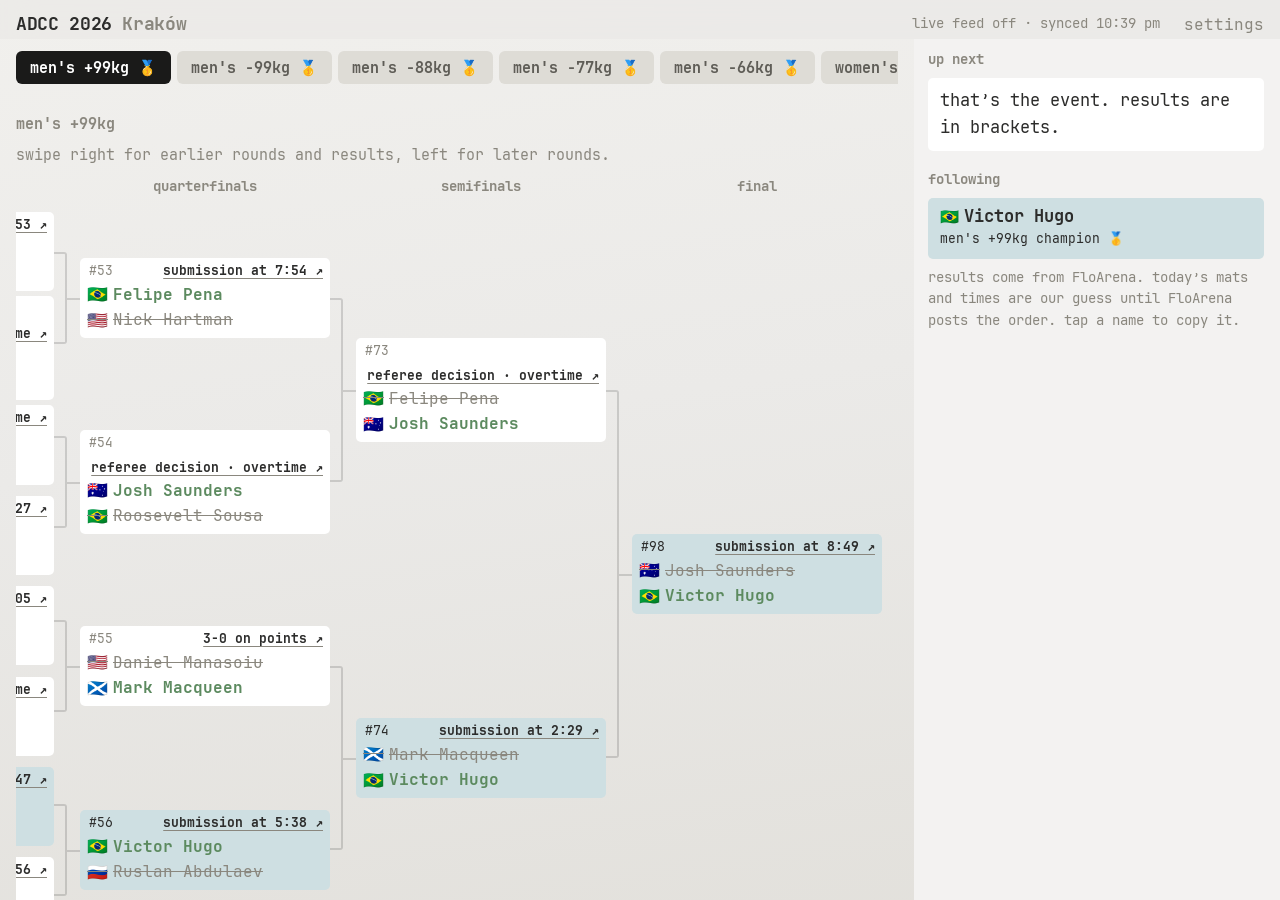
<file: index.html>
<!doctype html>
<html lang="en">
<head>
<meta charset="utf-8">
<title>ADCC 2026 — Kraków</title>
<meta name="viewport" content="width=device-width,initial-scale=1,viewport-fit=cover">
<meta name="apple-mobile-web-app-capable" content="yes">
<meta name="apple-mobile-web-app-status-bar-style" content="default">
<meta name="apple-mobile-web-app-title" content="ADCC">
<meta name="theme-color" content="#f1f0ed" media="(prefers-color-scheme: light)">
<meta name="theme-color" content="#343331" media="(prefers-color-scheme: dark)">
<meta http-equiv="Content-Security-Policy" content="default-src 'self'; script-src 'self' 'unsafe-inline'; style-src 'self' 'unsafe-inline'; font-src 'self'; img-src 'self' data:; connect-src 'self' https://floarena.firebaseio.com; object-src 'none'; base-uri 'self'; form-action 'none'; frame-src 'none'">
<script>try{var t=localStorage.getItem('bjjTracker.theme');if(t==='light'||t==='dark')document.documentElement.dataset.theme=t}catch(e){}</script>
<link rel="stylesheet" href="field-manual-theme/theme.css">
<style>
  /* App styles on top of field-manual-theme. Colour with meaning comes from the theme's
     category and cue tokens; everything else is tone and spacing (no borders, no shadows). */
  :root{ --follow:#1f6f7a; --win:var(--type-a); --lose:var(--text-muted); --live:var(--cue-warning); } /* follow: a teal lit per theme below; not the kit's type-c/d, which stay dark on charcoal */
  @media (prefers-color-scheme: dark){ :root:not([data-theme="light"]){ --follow:#62bccb; } }
  :root[data-theme="dark"]{ --follow:#62bccb; }
  /* Phone-first scale: the kit's defaults read small in the arena. Bump the root and the type tokens together. */
  html{font-size:17px}
  :root{ --fs-body:1rem; --fs-meta:.86rem; --fs-eyebrow:.8rem; --fs-card-title:1.05rem; }
  /* Dark cards sit too close to the ground tone; lift them (and the muted text on them). Both dark blocks, kept in sync. */
  @media (prefers-color-scheme: dark){ :root:not([data-theme="light"]){ --bg-card:#454340; --bg-card-hover:#504e4a; --chip-bg:#454340; --text-muted:#979289; } }
  :root[data-theme="dark"]{ --bg-card:#454340; --bg-card-hover:#504e4a; --chip-bg:#454340; --text-muted:#979289; }
  .chip{font-size:.88rem}
  .chip.small{padding:4px 10px;font-size:.78rem}
  .panel .chip{background:var(--accent-soft);color:var(--text-primary)}   /* a control on a card: visibly inset from the card tone */
  .panel .chip.active{background:var(--accent);color:var(--accent-contrast)}
  .panel .chip.warn{background:var(--cue-warning);color:var(--accent-contrast)}
  .container{max-width:720px}
  /* sticky header: title row + tabs. Tabs live up here so Safari's own bottom bar has the bottom to itself. */
  .top{position:sticky;top:0;z-index:200;padding-top:env(safe-area-inset-top);background:color-mix(in srgb, var(--bg-primary) 94%, transparent);backdrop-filter:blur(16px);-webkit-backdrop-filter:blur(16px)}
  .topbar{display:flex;align-items:center;gap:10px;padding-block:10px 0}
  .tabs{display:flex;padding-block:0;padding-bottom:0}
  .tab{position:relative;flex:1;background:none;border:0;padding:9px 4px 11px;font:inherit;font-size:.92rem;font-weight:500;color:var(--text-muted);cursor:pointer;-webkit-tap-highlight-color:transparent}
  .tab.active{color:var(--accent);font-weight:650}
  .tab.active::after{content:"";position:absolute;left:50%;bottom:0;transform:translateX(-50%);width:28px;height:3px;border-radius:3px 3px 0 0;background:var(--accent)}
  .tab:focus-visible{outline:2px solid var(--accent-soft);outline-offset:-2px}
  main.container{padding-top:12px;padding-bottom:calc(env(safe-area-inset-bottom) + 28px)}
  .topbar .title{font-family:var(--font-heading);font-weight:650;font-size:1.05rem;letter-spacing:-.02em;white-space:nowrap}
  .status{flex:1;min-width:0;font-size:var(--fs-eyebrow);color:var(--text-muted);text-align:right;white-space:nowrap;overflow:hidden;text-overflow:ellipsis}
  .status .bad{color:var(--cue-warning)}
  .bad-note{color:var(--cue-warning)}
  .status b{color:var(--live);font-weight:650}
  @media (max-width:480px){ .status .sync{display:none} }
  .section-title{font-size:var(--fs-meta);font-weight:600;color:var(--text-muted);margin:18px 0 8px}
  main > .section-title:first-child{margin-top:2px}
  .panel{background:var(--bg-card);border-radius:var(--radius-md);padding:12px 14px}
  .panel.quiet{color:var(--text-secondary);font-size:var(--fs-meta)}
  .demo-bar{margin-bottom:10px;display:flex;flex-direction:column;gap:8px}
  .demo-ctl{display:flex;align-items:center;gap:8px;flex-wrap:wrap}
  .demo-ctl label{margin:0 0 0 4px}
  .demo-ctl select.field{width:auto;padding:5px 8px;font-size:var(--fs-meta);-webkit-appearance:menulist;appearance:menulist}
  .stack{display:flex;flex-direction:column;gap:6px}
  .chip.warn{background:var(--cue-warning);color:var(--accent-contrast)}
  .chip:focus-visible{outline:2px solid var(--accent-soft);outline-offset:1px}
  .topline{display:flex;align-items:center;justify-content:space-between;gap:10px;flex-wrap:wrap;margin:4px 0 12px}
  .note{font-size:var(--fs-meta);color:var(--text-muted);margin-top:8px}
  a.plain{color:var(--text-primary);text-decoration:underline;text-decoration-color:var(--text-muted);text-underline-offset:3px}
  .swipe-hint{margin:0 0 10px}
  .actions{display:flex;gap:8px;margin-top:10px;flex-wrap:wrap}
  /* followed athletes */
  .follow-card{display:flex;align-items:center;gap:12px}
  .big{font-family:var(--font-heading);font-size:1.35rem;font-weight:650;letter-spacing:-.02em;line-height:1.15}
  .sub{font-size:var(--fs-meta);color:var(--text-muted);margin-top:2px}
  /* queue rows */
  .row{display:grid;grid-template-columns:96px 1fr;gap:10px}
  .row.now{background:color-mix(in srgb, var(--cue-warning) 12%, var(--bg-card))}
  .t{font-family:var(--font-heading);font-weight:650;font-size:1.1rem;line-height:1.15;font-variant-numeric:tabular-nums}
  .t small{display:block;color:var(--text-muted);font-weight:400;font-size:var(--fs-eyebrow)}
  .meta{color:var(--text-muted);font-size:var(--fs-eyebrow);margin-bottom:2px;display:flex;align-items:center;gap:6px;flex-wrap:wrap}
  .vs{display:flex;flex-direction:column;gap:2px}
  .name{display:flex;align-items:center;gap:7px;color:var(--text-primary);font:inherit;font-size:var(--fs-body);padding:4px 0;background:none;border:0;text-align:left;width:100%;cursor:pointer;-webkit-tap-highlight-color:transparent;border-radius:var(--radius-sm)}
  .name:active{background:var(--bg-card-hover)}
  .name:focus-visible{outline:2px solid var(--accent-soft);outline-offset:1px}
  .name.tbd{color:var(--text-muted);font-style:italic;cursor:default}
  .name.win{color:var(--win);font-weight:600}
  .name.lose{color:var(--lose);text-decoration:line-through}
  .name.follow{font-weight:650}   /* the follow colour is the row/box tint, so a followed winner still reads green and a loser struck */
  .row.fol,.bx.fol,.panel.follow-card{background:color-mix(in srgb, var(--follow) 22%, var(--bg-card))}
  .row.fol .meta,.row.fol .t small,.panel.follow-card .sub,.bx.fol .meta .num{color:var(--text-primary)}   /* muted grey fails contrast on the tint */
  .row.fol.now{background:color-mix(in srgb, var(--cue-warning) 14%, color-mix(in srgb, var(--follow) 16%, var(--bg-card)))}
  .name .nm{overflow:hidden;text-overflow:ellipsis;white-space:nowrap}
  .flag{display:inline-block;width:1.25em;text-align:center;flex-shrink:0;font-size:1.05em;line-height:1}
  .big .flag{margin-right:.35em;font-size:.9em}
  .copy-name{background:none;border:0;padding:0;margin:0;font:inherit;color:inherit;cursor:pointer;-webkit-tap-highlight-color:transparent;border-radius:var(--radius-sm)}
  .copy-name:active{background:var(--bg-card-hover)}
  .mat .who-l{display:flex;align-items:center;gap:6px;min-width:0;background:none;border:0;padding:0;font:inherit;color:inherit;text-align:left;cursor:pointer;-webkit-tap-highlight-color:transparent}
  .mat .who .nm{overflow:hidden;text-overflow:ellipsis;white-space:nowrap}
  .seed{font-size:var(--fs-eyebrow);color:var(--text-muted);min-width:18px;text-align:right;font-variant-numeric:tabular-nums}
  .res{margin-left:auto;color:var(--text-secondary)}
  .cue{font-size:.68rem;padding:1px 7px;margin:0}
  .cue.live{background:var(--live)}
  /* live mats */
  .mats{display:grid;grid-template-columns:repeat(auto-fit,minmax(200px,1fr));gap:8px;margin-bottom:12px}
  .mat .hd{display:flex;justify-content:space-between;align-items:baseline;gap:8px;font-size:var(--fs-eyebrow);color:var(--text-muted);margin-bottom:6px}
  .mat .hd b{color:var(--text-primary);font-weight:600}
  .mat .clock{font-weight:650;color:var(--live);font-variant-numeric:tabular-nums}
  .mat .who{display:flex;justify-content:space-between;align-items:center;gap:8px;padding:2px 0;font-size:var(--fs-body)}
  .mat .who .sc{font-weight:650;font-variant-numeric:tabular-nums;min-width:22px;text-align:right}
  .mat .who.w{color:var(--win)} .mat .who.l{color:var(--lose)} .mat .who.follow{font-weight:650}
  .mat .ft{font-size:var(--fs-eyebrow);color:var(--text-muted);margin-top:4px}
  .mat.done{opacity:.72}
  .mat.done .ft b{color:var(--text-primary);font-weight:600}
  /* bracket: columns per round; connectors are the one place an edge is load-bearing */
  .chips{display:flex;gap:6px;overflow-x:auto;padding:2px 0 10px;scrollbar-width:none}
  .chips::-webkit-scrollbar{display:none}
  .chips .chip{flex:0 0 auto}
  .bwrap{overflow-x:auto;-webkit-overflow-scrolling:touch;padding-bottom:10px;margin:0 calc(-1*var(--spacing));padding-left:var(--spacing)}
  .bracket{display:flex;gap:26px;width:max-content;--pitch:92px;--gap:26px;padding-right:var(--spacing)}
  .col{width:250px;flex:0 0 auto}
  .col h3{font-size:var(--fs-eyebrow);font-weight:600;color:var(--text-muted);margin:0 0 8px;text-align:center}
  .slots{display:flex;flex-direction:column;height:calc(var(--n1)*var(--pitch))}
  .slot{flex:1;display:flex;align-items:center;position:relative}
  .slot.single{flex:none;height:var(--pitch)}
  .col+.col .slot::before{content:"";position:absolute;left:calc(-1*var(--gap));width:calc(var(--gap)/2);top:25%;height:50%;border:2px solid var(--hairline-strong);border-left:0;border-radius:0 3px 3px 0}
  .col+.col .slot::after{content:"";position:absolute;left:calc(var(--gap)/-2);width:calc(var(--gap)/2);top:50%;border-top:2px solid var(--hairline-strong)}
  .bx{background:var(--bg-card);border-radius:var(--radius-md);padding:4px 7px 5px;width:100%;position:relative;z-index:1}
  .bx .meta{font-size:.76rem;line-height:1.4;margin:0 0 1px 2px;min-height:15px;white-space:nowrap;display:flex;justify-content:space-between;gap:6px}
  .bx .meta .num{color:var(--text-muted)}
  .bx .meta .res{margin-left:auto;color:var(--text-primary);font-weight:600;overflow:hidden;text-overflow:ellipsis}
  .bx .meta span.res:not(:empty){color:var(--text-secondary);font-weight:500}   /* a projected time is quieter than a result */
  .bx .meta a.res{color:var(--text-primary);font-weight:600}
  .bx .meta a.res{text-decoration:underline;text-decoration-color:var(--text-muted);text-underline-offset:3px}
  .bx .name{font-size:.94rem;line-height:1.35;padding:2px 0;gap:5px}
  .bx .seed{min-width:16px;font-size:.7rem}
  /* settings */
  label{display:block;margin:12px 0 5px;color:var(--text-muted);font-size:var(--fs-meta)}
  .fields{display:grid;grid-template-columns:1fr 120px;gap:10px 12px;align-items:center}
  .fields label{margin:0}
  .fields .field{text-align:right}
  .field{width:100%;background:var(--bg-primary);border:0;color:var(--text-primary);border-radius:var(--radius-pill);padding:10px 12px;font:inherit;font-size:var(--fs-body);outline:none}
  .field:focus{box-shadow:0 0 0 2px var(--accent-soft)}
  .toast{position:fixed;bottom:calc(env(safe-area-inset-bottom) + 18px);left:50%;transform:translateX(-50%);background:var(--accent);color:var(--accent-contrast);padding:8px 14px;border-radius:var(--radius-pill);font-size:var(--fs-meta);opacity:0;transition:opacity .2s;pointer-events:none;z-index:300}
  .toast.show{opacity:1}
  @media (prefers-reduced-motion:reduce){.toast,.chip,.icon-btn{transition:none}}
  /* wide (desktop/tablet landscape, >=1000px; html.wide is set by render()): the bracket on the left, one scrolling
     column on the right with on the mats, up next, then following. No tabs: settings is a word in the header. The
     column's type is the bracket boxes' scale, not the phone scale. (Lee, Sept 21, built from the mock.) */
  .hlink{display:none;flex:none;font-size:.92rem;padding:0 0 0 14px}
  html.wide .container{max-width:1600px}
  html.wide .tabs{display:none}
  html.wide .hlink{display:block}
  html.wide main.container{padding-top:0;padding-bottom:0}
  .desk{display:grid;grid-template-columns:minmax(0,1fr) 320px;height:calc(100dvh - var(--hdr,52px) - env(safe-area-inset-bottom));min-height:0}
  @media (min-width:1200px){ .desk{grid-template-columns:minmax(0,1fr) 350px} }
  .pane{min-width:0;overflow:auto;position:relative}
  .pane-in{padding:6px 0 var(--spacing)}
  .pane-in > .section-title:first-child{margin-top:2px}
  .pane.rail{background:color-mix(in srgb, var(--bg-card) 38%, var(--bg-primary));margin-right:calc(-1*var(--spacing))}
  .pane.rail .pane-in{padding:8px var(--spacing) var(--spacing) 14px;--fs-body:.94rem;--fs-meta:.8rem;--fs-eyebrow:.76rem;--fs-card-title:.94rem}
  .rail .name{padding:2px 0;gap:5px;line-height:1.35}
  .rail .t{font-size:.98rem} .rail .t small{font-size:.74rem}
  .rail .row{grid-template-columns:82px 1fr;padding:9px 12px}
  .rail .mats{grid-template-columns:1fr}
  .rail .mat .who{font-size:.94rem;padding:1px 0} .rail .mat .hd,.rail .mat .ft{font-size:.76rem}
  .rail .panel{padding:9px 12px}
  .rail .big{font-size:1rem} .rail .sub{font-size:.76rem}
  .rail .cue{font-size:.64rem}
  .rail .topline{margin:2px 0 10px}
  html.wide .bwrap{margin:0;padding-left:0}
  html.wide .chips{padding-top:6px}
  html.wide .pane.main .pane-in{padding-right:var(--spacing)}
</style>
</head>
<body>
<header class="top">
  <div class="container topbar">
    <div class="title">ADCC 2026 <span class="muted">Kraków</span></div>
    <div class="status" id="status"></div>
    <button class="tab hlink" data-tab="settings" type="button">settings</button>
  </div>
  <nav class="container tabs" aria-label="sections">
    <button class="tab active" data-tab="next" type="button">next up</button>
    <button class="tab" data-tab="brackets" type="button">brackets</button>
    <button class="tab" data-tab="settings" type="button">settings</button>
  </nav>
</header>
<main id="main" class="container"><div class="panel">loading bracket…</div></main>
<div class="toast" id="toast"></div>
<script src="field-manual-theme/theme.js" data-key="bjjTracker.theme"></script>

<script id="app">
// ---------- sources ----------
// Bracket + results: data/results.json, written by scripts/sync.mjs from FloArena's bout endpoints
// (a GitHub Actions cron reruns it every few minutes). Live mats: FloArena's public Firebase feed,
// polled straight from the browser. Both are read-only; nothing is entered by hand.
const EVENT='52703b65-bade-46e2-9ce2-399dd32d93e4';
// Simulation (scripts/sim/server.mjs): only with ?sim AND only when the page is served from this machine or a
// private-network address. On the public site the parameter does nothing. Both sim feeds are same-origin paths,
// never a URL taken from the query string.
const SIM = new URLSearchParams(location.search).has('sim') &&
  /^(localhost|127\.0\.0\.1|\[::1\]|10\.\d+\.\d+\.\d+|192\.168\.\d+\.\d+|172\.(1[6-9]|2\d|3[01])\.\d+\.\d+|[a-z0-9-]+\.local)$/i.test(location.hostname);
// Demo: the same simulator running inside this browser, so a plain link can show the app in motion. Everything
// it loads is same-origin (the sim core and a frozen copy of ADCC 2026), so it is safe on the public site.
const DEMO = !SIM && new URLSearchParams(location.search).has('demo');
const SIMULATED = SIM || DEMO;
const DATA_URL = SIM ? 'sim/results.json' : 'data/results.json';
const LIVE_URL = SIM ? 'sim/mats.json' : `https://floarena.firebaseio.com/${EVENT}/mats.json`;
// a simulation runs many event-seconds per wall second; every projected duration is divided by this
const simSpeed = () => (SIMULATED && DATA && DATA.sim && DATA.sim.speed > 0) ? DATA.sim.speed : 1;
// what the page says its data is: one place, so demo mode never claims to be live anywhere
const SOURCE = DEMO ? { name:'replayed from ADCC 2026', cue:'replay', note:'this is a replay of ADCC 2026 from its real results, mats and finish times; nothing here is live.' }
                    : { name:'FloArena live', cue:'live', note:null };
const ROUND_LABEL={R32:'round of 32',R16:'round of 16',QF:'quarterfinal',SF:'semifinal',F:'final','3':'3rd place'};
const ROUND_HEAD={R32:'round of 32',R16:'round of 16',QF:'quarterfinals',SF:'semifinals',F:'final','3':'3rd place'};
const rl=r=>ROUND_LABEL[r]||r;

let DATA=null;            // parsed results.json
let LIVE={};              // boutNumber -> live mat entry
let liveState='off';      // 'ok' | 'bad' | 'off'
let dataErr=null, lastLive=0;
const wide=()=>!!(window.matchMedia&&window.matchMedia('(min-width:1000px)').matches);   // desktop/tablet: bracket + column, no tabs
const quiet=()=>DATA&&((tab==='settings'&&!wide())||(document.activeElement&&document.activeElement.id==='demoSpeed')); // don't re-render under the user's fingers: Settings (on a phone; wide mode refreshes only the column), or an open speed drop-down
function refresh(){ if(quiet()) renderStatus(); else if(wide()&&tab==='settings'&&$('#prail')){ renderStatus(); renderRail(); } else render(); }   // what the polls call

// Schedule blocks: the assumed order each day runs in, used only until FloArena publishes its own. `kind` matches results.json divisions.
const DEFAULT_BLOCKS = [
  {id:'m-R16', label:"men round of 16",   kind:'pro', sex:'m', round:'R16', day:1},
  {id:'w-QF',  label:"women quarterfinals",  kind:'pro', sex:'w', round:'QF',  day:1},
  {id:'m-QF',  label:"men quarterfinals",    kind:'pro', sex:'m', round:'QF',  day:1},
  {id:'m-SF',  label:"men semifinals",    kind:'pro', sex:'m', round:'SF',  day:2},
  {id:'w-SF',  label:"women semifinals",  kind:'pro', sex:'w', round:'SF',  day:2},
  {id:'abs-R16',label:"absolute round of 16",kind:'abs', round:'R16', day:2},
  {id:'abs-QF',label:"absolute quarterfinals",kind:'abs', round:'QF',  day:2},
  {id:'w-3',   label:"women 3rd", kind:'pro', sex:'w', round:'3',   day:2},
  {id:'m-3',   label:"men 3rd",   kind:'pro', sex:'m', round:'3',   day:2},
  {id:'abs-SF',label:"absolute semifinals",kind:'abs', round:'SF',  day:2},
  {id:'w-F',   label:"women final",   kind:'pro', sex:'w', round:'F',   day:2},
  {id:'m-F',   label:"men final",     kind:'pro', sex:'m', round:'F',   day:2},
  {id:'abs-3', label:"absolute 3rd",kind:'abs', round:'3',  day:2},
  {id:'abs-F', label:"absolute final",kind:'abs', round:'F',   day:2},
  {id:'sf-F',  label:"super fights",kind:'sf', round:'F',  day:2},
];

const DEFAULT = {
  follow:['Felipe Costa','Victor Hugo'],
  // projection defaults (no UI: the live feed and Flo's published order override them as the day runs)
  mats:3, start1:'11:00', start2:'11:00',
  breakUntil:'',                   // 'HH:MM' local: an intermission the feeds can't know about; ignored once past or once a bout is live
  dur:{R32:12, R16:12, QF:20, SF:20, '3':20, F:30},
  bracketDiv:null,                 // division shown on the Brackets tab
  v:9,
};
let S = JSON.parse(JSON.stringify(DEFAULT));
let tab='next';

// ---------- persistence (local to this browser) ----------
const store = { get:k=>{ try{ return localStorage.getItem(k); }catch(e){ return null; } }, set:(k,v)=>{ try{ localStorage.setItem(k,v); }catch(e){} } };
function loadState(){
  try{ const v=store.get('adcc26'); if(v){ const o=JSON.parse(v); S=Object.assign({},DEFAULT,o); S.dur=Object.assign({},DEFAULT.dur,o.dur||{}); } }catch(e){}
  if((S.v||0)<9){ // results used to be baked into the page; they now come from FloArena
    delete S.winners; delete S.third;
    S.v=9; save();
  }
  delete S.anchor; delete S.taps; delete S.blocks; delete S.day;
}
let saveT;
function save(){ clearTimeout(saveT); saveT=setTimeout(()=>store.set('adcc26', JSON.stringify(S)),150); }

// ---------- data fetching ----------
// Results the live feed has shown as final, kept until results.json confirms them. The feed holds only each mat's
// CURRENT bout, so without this a finished bout went back to "undecided" the moment its mat moved on, and stayed
// that way until the next sync: it reappeared in the queue and the next round lost its name. Found with the
// simulator (Sept 21): at a 10-minute effective sync, 65 of ADCC's 121 results vanished for up to 6 minutes.
const SEEN=new Map();                                  // bout number -> the finished live entry
const SEEN_KEY='bjjTracker.seen.'+EVENT, SEEN_MAX_AGE=12*3600e3;
let lastSimT=-1;
function persistSeen(){ if(SIMULATED) return; try{ localStorage.setItem(SEEN_KEY, JSON.stringify([...SEEN.values()])); }catch(e){} }
function restoreSeen(){ if(SIMULATED) return; try{ for(const l of JSON.parse(localStorage.getItem(SEEN_KEY)||'[]')) if(l&&l.n&&l.over&&(l.winner===0||l.winner===1)&&Date.now()-(l.updated||0)<SEEN_MAX_AGE) SEEN.set(String(l.n),l); }catch(e){} }
function rememberFinished(){ let ch=false; for(const l of Object.values(LIVE)) if(l.over&&l.winner!==null&&!SEEN.has(l.n)){ SEEN.set(l.n,l); ch=true; } if(ch) persistSeen(); }
function forgetConfirmed(){   // results.json has caught up (Flo's word wins, including a corrected result), or a simulation jumped back in time
  if(!DATA) return; let ch=false;
  if(SIMULATED&&DATA.sim){ if(DATA.sim.t<lastSimT){ ch=SEEN.size>0; SEEN.clear(); } lastSimT=DATA.sim.t; }
  for(const d of DATA.divs) for(const b of [...d.rounds.flatMap(r=>r.bouts), ...(d.third?[d.third]:[])]) if(b.n&&(b.w!==null&&b.w!==undefined||b.decided)&&SEEN.delete(String(b.n))) ch=true;
  if(ch) persistSeen();
}
// ---------- demo: scripts/sim/core.mjs running in this browser ----------
const demo={clock:null}; const DEMO_KEY='bjjTracker.demo';
const DEMO_SPEEDS={default:10, list:[1,2,5,10,20,60,200]};   // ×1 is real time; at ×10 a seven-minute bout takes about 40 s
let demoLoading=null;
function demoReady(){ return demoLoading || (demoLoading=demoInit().catch(e=>{ demoLoading=null; throw e; })); }   // the two loaders start together; initialise once
async function demoInit(){
  const core=await import('./scripts/sim/core.mjs');
  const r=await fetch('scripts/sim/adcc-2026-final.json'); if(!r.ok) throw new Error('HTTP '+r.status);
  const final=await r.json(), tl=core.buildTimeline(final), q=new URLSearchParams(location.search);
  let saved=null; try{ const o=JSON.parse(sessionStorage.getItem(DEMO_KEY)||'null'); if(o&&o.q===location.search) saved=o.state; }catch(e){}   // a reload continues; a different link starts fresh
  const from=q.get('from')||'SF', speed=Math.min(1000,Math.max(1,+q.get('speed')||DEMO_SPEEDS.default));
  Object.assign(demo,{core,final,tl,from,clock:core.createClock(tl,{speed,from,saved})});
  return demo;
}
function demoSave(){ try{ sessionStorage.setItem(DEMO_KEY, JSON.stringify({q:location.search,state:demo.clock.state()})); }catch(e){} }
async function demoResults(){ const d=await demoReady(), c=d.clock; demoSave();
  return d.core.resultsAt(d.final,d.tl,c.snapshotT(),{speed:c.speed,paused:c.paused,sync:c.sync,t:Math.round(c.t()),demo:true},c.snapshotWall()); }
async function demoMats(){ const d=await demoReady(); return d.core.matsFeedAt(d.final,d.tl,d.clock.t(),Date.now(),d.clock.speed); }
function demoControl(cmd){ const c=demo.clock; if(!c) return; const [k,v]=String(cmd).split(':');
  if(k==='pause') c.pause(!c.paused); else if(k==='speed') c.setSpeed(+v); else if(k==='jump'){ c.jump(v); if(wide()) $('#prail')?.scrollTo(0,0); else tab='next'; window.scrollTo(0,0); }
  demoSave(); loadData().then(loadLive).then(render); }

async function loadData(){
  try{ if(DEMO) DATA=await demoResults(); else { const r=await fetch(DATA_URL+'?t='+Date.now(),{cache:'no-store'}); if(!r.ok) throw new Error('HTTP '+r.status); DATA=await r.json(); } dataErr=null; forgetConfirmed(); }
  catch(e){ dataErr=e; }
  refresh();
}
async function loadLive(){
  try{ let j; if(DEMO) j=await demoMats(); else { const r=await fetch(LIVE_URL,{cache:'no-store'}); if(!r.ok) throw new Error('HTTP '+r.status); j=await r.json(); }   // the demo feed goes through the same parser as the real one
    const next={};
    for(const k in (j||{})){ const v=j[k]; if(!v||!v.matName||!v.boutNumber) continue;
      if(isTestBout(v.division, v.weight, [v.redFirstName,v.blueFirstName], v.boutNumber)) continue;   // the arena crew's test bouts
      next[String(v.boutNumber)]={ n:String(v.boutNumber), mat:v.matName, matIdx:(parseInt(String(v.matName).replace(/\D/g,''),10)||1)-1,
        red:{name:`${v.redFirstName||''} ${v.redLastName||''}`.trim(), seed:v.redSeed, team:v.redTeamName||'', score:v.redScore??0, pen:v.redPenalties??0},
        blue:{name:`${v.blueFirstName||''} ${v.blueLastName||''}`.trim(), seed:v.blueSeed, team:v.blueTeamName||'', score:v.blueScore??0, pen:v.bluePenalties??0},
        clock:v.clock||'', period:v.period||'', over:!!v.isMatchOver, winner:v.winner==='red'?0:v.winner==='blue'?1:null,
        winType:v.winType||null, finalScore:v.finalScore||null, updated:v.updated||0, weight:v.weight||'', round:v.round||'' }; }
    LIVE=next; liveState='ok'; lastLive=Date.now(); rememberFinished();
  }catch(e){ liveState = liveState==='ok' ? 'bad' : 'off'; }
  refresh();
}

// FloArena runs a "Test" division (weight "106", "Test Wrestler N", bout numbers 9001+) through the live systems
// before a day starts. Same rule as sync.mjs's isTestBout; change both together.
function isTestBout(division, weight, names, boutNumber){
  if(/\btest\b/i.test(String(division||''))) return true;
  if(String(weight||'').replace(/kg/i,'').trim()==='106') return true;
  if((names||[]).some(x=>/^test\b/i.test(String(x||'').trim()))) return true;
  if(Number(boutNumber)>=9000) return true;
  return false;
}
// ---------- bracket engine ----------
function divs(){ return DATA?DATA.divs:[]; }
function rounds(div){ return div.rounds.map(r=>r.name); }
function boutAt(div,rName,m){ if(rName==='3') return div.third; const r=div.rounds.find(r=>r.name===rName); return r?r.bouts[m]:null; }
function keyOf(div,rName,m){ return `${div.id}|${rName}|${m}`; }
function liveFor(b){ return b&&b.n ? (LIVE[String(b.n)] || SEEN.get(String(b.n)) || null) : null; }   // the mat's current bout, or a finish we saw earlier
// winner of a bout: FloArena's result, else the live mat feed. Returns {w, src} or null.
function winnerInfo(div,rName,m){
  const b=boutAt(div,rName,m); if(!b) return null;
  if(b.w!==null&&b.w!==undefined) return {w:b.w, src:'flo'};
  if(b.decided) return {w:-1, src:'flo'};   // decided with no winner (double DQ); -1 marks both as out
  const l=liveFor(b); if(l&&l.over&&l.winner!==null) return {w:l.winner, src:'live'};
  return null;
}
function winnerOf(div,rName,m){ const i=winnerInfo(div,rName,m); return i?i.w:null; }
// participant in slot s of bout m: FloArena's listed athlete, else propagated from the previous round
function slot(div,rName,m,s){
  const b=boutAt(div,rName,m); const p=b?(s?b.b:b.a):null; if(p&&p.name) return p;
  const rn=rounds(div);
  if(rName==='3'){ const sf=rn[rn.length-2]; const w=winnerOf(div,sf,s); if(w===null||w<0) return {tbd:true,label:`${rl(sf)} ${s+1} loser`}; return slot(div,sf,s,1-w); }
  const ri=rn.indexOf(rName); if(ri<=0) return {tbd:true,label:'TBD'};
  const prev=rn[ri-1], pm=m*2+s, w=winnerOf(div,prev,pm);
  if(w===null) return {tbd:true,label:`${rl(prev)} ${pm+1} winner`};
  if(w<0) return {tbd:true,label:`${rl(prev)} ${pm+1} · no winner`};
  return slot(div,prev,pm,w);
}
function matchObj(div,rName,m){
  const b=boutAt(div,rName,m); const wi=winnerInfo(div,rName,m);
  return {div,rName,m,key:keyOf(div,rName,m),bout:b,a:slot(div,rName,m,0),b:slot(div,rName,m,1),w:wi?wi.w:null,src:wi?wi.src:null,live:liveFor(b)};
}
function allMatches(block){
  const out=[];
  for(const div of divs()){
    if(div.kind!==block.kind) continue; if(block.sex&&div.sex!==block.sex) continue;
    if(block.round==='3'){ if(div.third) out.push(matchObj(div,'3',0)); continue; }
    const r=div.rounds.find(r=>r.name===block.round); if(!r) continue;
    for(let m=0;m<r.bouts.length;m++) out.push(matchObj(div,block.round,m));
  }
  return out;
}
// ---------- schedule engine ----------
function localDate(){ const d=new Date(); return `${d.getFullYear()}-${String(d.getMonth()+1).padStart(2,'0')}-${String(d.getDate()).padStart(2,'0')}`; }
const DAY_DATES={1:'2026-09-12',2:'2026-09-13'};
function dayStart(d){ const t=(d===1?S.start1:S.start2).split(':'); const [y,mo,da]=DAY_DATES[d].split('-').map(Number); return new Date(y,mo-1,da,+t[0]||11,+t[1]||0,0,0); }
function blocks(){ return DEFAULT_BLOCKS; }
function breakEnd(){ const m=String(S.breakUntil||'').match(/^(\d{1,2}):(\d{2})$/); if(!m) return null; const d=new Date(); d.setHours(+m[1],+m[2],0,0); return d.getTime()>Date.now()?d:null; }
function clockSecs(c){ const m=String(c||'').match(/(\d+):(\d+)/); return m? (+m[1])*60+(+m[2]) : 0; }
function liveInProgress(){ const cut=Date.now()-3*3600e3; return Object.values(LIVE).filter(l=>!l.over&&l.updated>cut).sort((a,b)=>a.matIdx-b.matIdx); }
function queue(){
  const full=[];
  for(const b of blocks()) for(const mo of allMatches(b)) full.push(mo);   // both days, in running order; decided bouts drop out below
  const inProg=liveInProgress();
  // the projection starts at the day-start of the first bout still to be fought, never in the past
  const firstOpen=full.find(mo=>mo.w===null); const d=firstOpen?(blocks().find(b=>b.kind===firstOpen.div.kind&&(!b.sex||b.sex===firstOpen.div.sex)&&b.round===firstOpen.rName)||{}).day||2:2;
  let startAt=dayStart(d), from=0, mode='schedule';
  // the live feed anchors the projection: the earliest in-progress bout in the list is "now"; otherwise the day's start, never in the past
  const liveIdx=full.map((mo,i)=>inProg.some(l=>mo.bout&&l.n===String(mo.bout.n))?i:-1).filter(i=>i>=0);
  if(liveIdx.length){ from=Math.min(...liveIdx); startAt=new Date(); mode='live'; }
  else {
    if(Date.now()>startAt.getTime()) startAt=new Date();
    const br=breakEnd(); if(br&&br.getTime()>startAt.getTime()){ startAt=br; mode='break'; }
  }
  // FloArena's published per-mat order, when it exists, beats the block-order guess.
  // Match by bout number against every bout in the bracket, not just today's blocks (the day tags are a guess).
  const byN=new Map();
  for(const div of divs()){
    for(const r of div.rounds) r.bouts.forEach((b,m)=>{ if(b.n) byN.set(String(b.n), matchObj(div,r.name,m)); });
    if(div.third&&div.third.n) byN.set(String(div.third.n), matchObj(div,'3',0));
  }
  const matIdx=name=>(parseInt(String(name||'').replace(/\D/g,''),10)||1)-1;
  const upMats=(DATA.mats||[]).map(m=>({idx:matIdx(m.name), list:(m.upcoming||[]).map(u=>byN.get(String(u.n))).filter(Boolean)})).filter(m=>m.list.length);
  // entries listed before a live in-progress bout on that mat are treated as already run
  for(const m of upMats){ const cut=m.list.findIndex(mo=>mo.live&&!mo.live.over&&inProg.includes(mo.live)); if(cut>0) m.list=m.list.slice(cut); }
  const floOrder=upMats.length>0;
  const nMats=Math.max(1,S.mats|0, ...inProg.map(l=>l.matIdx+1), ...upMats.map(m=>m.idx+1));
  const mats=Array.from({length:nMats},()=>startAt.getTime());
  for(const l of inProg) mats[l.matIdx]=Date.now()+(Math.min(clockSecs(l.clock),20*60)+120)*1000/simSpeed(); // remaining time + changeover
  // mats in use: the ones FloArena lists bouts for plus any with a live bout; otherwise every mat up to the configured count (or a live bout's mat)
  const active = floOrder ? [...new Set([...upMats.map(m=>m.idx), ...inProg.map(l=>l.matIdx)])].sort((a,b)=>a-b) : mats.map((_,k)=>k);
  const out=[], placed=new Set();
  // ADCC pauses ~30 min after the last semifinal before the 3rd-place bouts (Lee, Sept 13). Applied once, at the
  // first 3rd-place bout placed after a semifinal in this projection; every mat waits for the latest one to finish.
  // anything Flo says beats the assumption: a live 3rd-place/final bout, or a recorded 3rd-place result, means no gap
  let sawEarlier=false, gapDone = inProg.some(l=>/3rd|final/i.test(l.round||'')) || divs().some(d=>d.third&&d.third.w!==null&&d.third.w!==undefined);
  const INTERMISSION=30*60000/simSpeed();
  const gapBefore=mo=>{ if(mo.rName==='3'&&sawEarlier&&!gapDone){ const t=Math.max(...mats)+INTERMISSION; for(let k=0;k<mats.length;k++) mats[k]=t; gapDone=true; } if(mo.rName!=='3'&&mo.rName!=='F') sawEarlier=true; };
  const place=(mo,mi)=>{ gapBefore(mo); if(mo.rName==='3'&&gapDone) { mi=active[0]; for(const k of active) if(mats[k]<mats[mi]) mi=k; } mo.at=new Date(mats[mi]); mo.mat=mi+1; mats[mi]+=(S.dur[mo.rName]||12)*60000/simSpeed(); out.push(mo); placed.add(mo.key); };
  const onMat=mo=>{ const l=mo.live; if(l&&!l.over&&inProg.includes(l)){ if(mo.rName!=='3'&&mo.rName!=='F') sawEarlier=true; mo.at=new Date(); mo.mat=l.matIdx+1; mo.onMat=true; out.push(mo); placed.add(mo.key); return true; } return false; };
  for(const m of upMats) for(const mo of m.list){ if(placed.has(mo.key)||onMat(mo)||mo.w!==null) continue; place(mo,m.idx); }
  for(let i=from;i<full.length;i++){
    const mo=full[i]; if(placed.has(mo.key)||onMat(mo)||mo.w!==null) continue;
    let mi=active[0]; for(const k of active) if(mats[k]<mats[mi]) mi=k;
    place(mo,mi);
  }
  out.sort((a,b)=>a.at-b.at||a.mat-b.mat);
  return {list:out, mode, floOrder, matCount:active.length};
}
// FloArena's "team" is the country at ADCC. Flags are emoji (regional-indicator pairs), so no images.
const ISO={brazil:'BR',usa:'US','united states':'US','united states of america':'US',australia:'AU',poland:'PL',russia:'RU','united kingdom':'GB','great britain':'GB',uk:'GB',england:'gb-eng',scotland:'gb-sct',wales:'gb-wls','northern ireland':'GB',ireland:'IE','south africa':'ZA',canada:'CA',spain:'ES',sweden:'SE',norway:'NO',japan:'JP','new zealand':'NZ',finland:'FI',uruguay:'UY',ghana:'GH',iran:'IR',peru:'PE',morocco:'MA',kazakhstan:'KZ',turkey:'TR',türkiye:'TR',barbados:'BB',germany:'DE',france:'FR',italy:'IT',portugal:'PT',netherlands:'NL',belgium:'BE',switzerland:'CH',austria:'AT',denmark:'DK',iceland:'IS',mexico:'MX',argentina:'AR',chile:'CL',colombia:'CO',venezuela:'VE',ecuador:'EC',paraguay:'PY',bolivia:'BO',cuba:'CU','puerto rico':'PR','dominican republic':'DO','costa rica':'CR',panama:'PA',guatemala:'GT','south korea':'KR',korea:'KR',china:'CN',taiwan:'TW',philippines:'PH',thailand:'TH',vietnam:'VN',indonesia:'ID',malaysia:'MY',singapore:'SG',india:'IN',pakistan:'PK',mongolia:'MN',georgia:'GE',armenia:'AM',azerbaijan:'AZ',ukraine:'UA',belarus:'BY',lithuania:'LT',latvia:'LV',estonia:'EE','czech republic':'CZ',czechia:'CZ',slovakia:'SK',hungary:'HU',romania:'RO',bulgaria:'BG',serbia:'RS',croatia:'HR',slovenia:'SI','bosnia and herzegovina':'BA',greece:'GR',israel:'IL',egypt:'EG',nigeria:'NG',kenya:'KE',uae:'AE','united arab emirates':'AE','saudi arabia':'SA',qatar:'QA',bahrain:'BH',kuwait:'KW',jordan:'JO',lebanon:'LB',kyrgyzstan:'KG',uzbekistan:'UZ',tajikistan:'TJ',moldova:'MD','hong kong':'HK',jamaica:'JM','trinidad and tobago':'TT',bahamas:'BS',luxembourg:'LU',malta:'MT',cyprus:'CY',tunisia:'TN',algeria:'DZ',angola:'AO',mozambique:'MZ'};
const SUBFLAG={'gb-eng':'\u{1F3F4}\u{E0067}\u{E0062}\u{E0065}\u{E006E}\u{E0067}\u{E007F}','gb-sct':'\u{1F3F4}\u{E0067}\u{E0062}\u{E0073}\u{E0063}\u{E0074}\u{E007F}','gb-wls':'\u{1F3F4}\u{E0067}\u{E0062}\u{E0077}\u{E006C}\u{E0073}\u{E007F}'};
function flag(team){ const k=String(team||'').trim().toLowerCase(); const c=ISO[k]; if(!c) return ''; if(SUBFLAG[c]) return SUBFLAG[c]; return String.fromCodePoint(...[...c].map(ch=>0x1F1E6+ch.charCodeAt(0)-65)); }
function flagHtml(team){ const f=flag(team); return f?`<span class="flag" title="${esc(team)}">${f}</span>`:`<span class="flag"></span>`; }
// a follow entry matches a fighter's name or their country (either way, partial and case-insensitive)
function isFollow(p){ if(!p||!p.name) return false; const n=p.name.toLowerCase(), t=String(p.team||'').toLowerCase(); return S.follow.some(f=>{ const q=f&&f.toLowerCase(); return q&&(n.includes(q)||(t&&(t===q||t.includes(q)))); }); }
function fmt(dt){ return dt.toLocaleTimeString([], {hour:'numeric',minute:'2-digit'}).toLowerCase(); }
function rel(dt){ const m=Math.round((dt-Date.now())/60000); if(m<=0) return 'now'; if(m<60) return `in ${m} min`; return `in ${Math.floor(m/60)}h ${m%60}m`; }
function ago(ts){ const m=Math.round((Date.now()-ts)/60000); if(m<1) return 'just now'; if(m<60) return `${m} min ago`; return `${Math.floor(m/60)}h ${m%60}m ago`; }

// ---------- rendering ----------
const $=s=>document.querySelector(s);
function esc(s){ return String(s??'').replace(/[&<>"]/g,c=>({'&':'&amp;','<':'&lt;','>':'&gt;','"':'&quot;'}[c])); }
function pName(p,mo,s,opts={}){
  if(p.tbd) return `<span class="name tbd">${esc(p.label)}</span>`;
  const c=['name', isFollow(p)?'follow':'', mo.w===s?'win':'', (mo.w!==null&&mo.w!==s)?'lose':''].join(' ');
  const seed='';   // seeds stay in the data but read as scores on screen
  return `<button type="button" class="${c}" data-copy="${esc(p.name)}" title="copy name">${flagHtml(p.team)}${seed}<span class="nm">${esc(p.name)}</span></button>`;
}
// Flo's result string is "<score> <total match time> [TB1]"; the time is cumulative, so an overtime finish at
// 14:17 means 4:17 into overtime after 10:00 of regulation. "SUB" + "6-0 6:53" -> "submission at 6:53";
// "SCORE" + "5-0 15:00 TB1" -> "5-0 on points · overtime"; "REF" -> "referee decision". The live feed has no
// time and keeps its overtime marker in `period`, so callers pass that as `overtime`.
function fmtResult(winType,result,overtime){
  const r=String(result||''); const score=(r.match(/^(\d+-\d+)/)||[])[1]; const time=(r.match(/(\d+:\d+)/)||[])[1]; const ot=(overtime||/TB|OT/i.test(r))?' · overtime':'';
  const t=String(winType||'').toUpperCase();
  if(t==='SUB') return `submission${time?' at '+time:''}${ot}`;
  if(t==='SCORE'||t==='PTS'||t==='DEC'){ if(score&&score!=='0-0') return `${score} on points${ot}`; return ot?'won in overtime':'on points'; }
  if(t==='REF') return `referee decision${ot}`;
  if(t==='DQ') return 'disqualified';
  if(t==='INJ'||t==='MED') return 'injury';
  if(t==='WO'||t==='FF'||t==='FOR') return 'forfeit';
  return [t.toLowerCase(),r].filter(Boolean).join(' ');
}
// a finished live-feed entry as result text: the feed's score is red-blue, results read winner-first
function liveResult(l){ if(!l) return ''; const sc=/^\d+-\d+$/.test(l.finalScore||'')?(l.winner===1?l.finalScore.split('-').reverse().join('-'):l.finalScore):''; return fmtResult(l.winType,sc,!!(l.period&&l.period!=='1')); }
function resultPill(mo){
  const b=mo.bout;
  if(mo.src==='flo'&&b) return `<span class="res">${esc(fmtResult(b.winType,b.result))}</span>`;
  if(mo.src==='live'&&mo.live) return `<span class="res">${esc(liveResult(mo.live)||'result in')} · live</span>`;
  return '';
}
// the feed keeps each mat's latest bout; a finished one stays on its card, dimmed with the result, until the mat's
// next bout starts (or ~10 min pass), so a viewer who glanced away still sees who won
function matCards(){
  const live=liveInProgress(); const recent=10*60000/simSpeed();
  const done=Object.values(LIVE).filter(l=>l.over&&Date.now()-l.updated<recent&&!live.some(x=>x.matIdx===l.matIdx));
  return [...live,...done].sort((a,b)=>a.matIdx-b.matIdx);
}
function renderMats(ms){
  if(!ms.length) return '';
  let h=`<h2 class="section-title">on the mats <span style="font-weight:400">· ${SOURCE.name}</span></h2><div class="mats">`;
  for(const l of ms){
    const who=(p,i)=>`<div class="who ${l.over&&l.winner!==null?(l.winner===i?'w':'l'):''} ${isFollow(p)?'follow':''}"><button type="button" class="who-l" data-copy="${esc(p.name)}" title="copy name">${flagHtml(p.team)}<span class="nm">${esc(p.name)}</span></button><span class="sc">${p.score}${p.pen?`<small class="muted"> p${p.pen}</small>`:''}</span></div>`;
    const head=`<b>${esc(String(l.mat).toLowerCase())}</b> · ${esc(l.weight)}${l.weight&&!/kg|abs/i.test(l.weight)?'kg':''} ${esc(l.round)} · #${esc(l.n)}`;
    if(l.over){ const winner=l.winner===0?l.red:l.winner===1?l.blue:null;
      const bits=[winner?`<b>${esc(winner.name)}</b> won`:'result in', esc(liveResult(l)), 'ended '+ago(l.updated)].filter(Boolean);   // no dangling separators when the feed lacks a finish or a winner
      h+=`<div class="panel mat done"><div class="hd"><span>${head}</span><span>final</span></div>${who(l.red,0)}${who(l.blue,1)}<div class="ft">${bits.join(' · ')}</div></div>`; }
    else h+=`<div class="panel mat"><div class="hd"><span>${head}</span><span class="clock">${esc(l.clock)}${l.period&&l.period!=='1'?' overtime':''}</span></div>${who(l.red,0)}${who(l.blue,1)}<div class="ft"><span class="cue live">${SOURCE.cue}</span> updated ${ago(l.updated)}</div></div>`;
  }
  return h+`</div>`;
}
function renderNext({followLast=false}={}){   // followLast: the wide column puts following after the queue
  const {list:q,mode,floOrder,matCount:matsInUse}=queue();
  // the event is done when nothing is left to fight anywhere
  const dayDone=!q.length && blocks().some(b=>allMatches(b).length) && blocks().every(b=>allMatches(b).every(mo=>mo.w!==null));
  let h='';
  if(DEMO){ const c=demo.clock, sp=c?c.speed:simSpeed(); const opts=[...new Set([...DEMO_SPEEDS.list, sp])].sort((a,b)=>a-b);
    h=`<div class="panel quiet demo-bar"><div>this is a demo: a replay of ADCC 2026, not a live event. two fighters are followed as an example; change them, or jump to a round, in settings.</div>
      <div class="demo-ctl"><button type="button" class="chip small" data-demo="pause">${c&&c.paused?'resume':'pause'}</button>
      <label for="demoSpeed">speed</label><select id="demoSpeed" class="field">${opts.map(x=>`<option value="${x}" ${x===sp?'selected':''}>×${x}${x===1?' (real time)':''}</option>`).join('')}</select></div></div>`; }
  h+=dayDone?'':`<div class="topline"><span class="note" style="margin:0">${matsInUse} mat${matsInUse===1?'':'s'}${floOrder?'':' (a guess)'} · times are estimates${DEMO?' · '+SOURCE.name:mode==='live'?' · following the live feed':mode==='break'?' · break until '+fmt(breakEnd()):''}${floOrder&&!DEMO?' · order from FloArena':''}</span></div>`;
  const onMats=matCards(); h+=renderMats(onMats);
  const fl=S.follow.filter(Boolean);
  const cards=[]; const seen=new Set();
  for(const f of fl){
    const q_=f.toLowerCase(); const hit=x=>x&&x.name&&(x.name.toLowerCase().includes(q_)||String(x.team||'').toLowerCase().includes(q_));
    const mine=q.filter(x=>hit(x.a)||hit(x.b));
    if(mine.length){
      for(const mo of mine){ const me=hit(mo.a)?mo.a:mo.b, opp=me===mo.a?mo.b:mo.a; if(seen.has(me.name)) continue; seen.add(me.name);
        const when=mo.onMat?`on mat ${mo.mat} now`:`${fmt(mo.at)} · ${rel(mo.at)} · mat ${mo.mat}`;
        cards.push({at:mo.at,html:`<div class="panel follow-card"><div><div class="big"><button type="button" class="copy-name" data-copy="${esc(me.name)}" title="copy name">${flagHtml(me.team)}${esc(me.name)}</button></div><div class="sub">${when} · ${esc(mo.div.name)} ${rl(mo.rName)} · vs ${opp.tbd?esc(opp.label):esc(opp.name)}</div></div></div>`}); }
    } else {
      // still alive somewhere (e.g. tomorrow, or a division with no bouts yet)? champion? otherwise eliminated: no card
      let status='no match in today’s queue', out=false, champ=false;   // eliminated fighters get a neutral 'no scheduled matches' card, never their loss
      for(const div of divs()) for(const r of div.rounds) for(let m=0;m<r.bouts.length;m++){ const mo=matchObj(div,r.name,m);
        if(mo.w!==null&&mo.w>=0){ const l=mo.w===0?mo.b:mo.a; if(hit(l)) out=true; } }
      for(const div of divs()){ const rn=rounds(div); const w=winnerOf(div,rn[rn.length-1],0); if(w!==null&&w>=0&&hit(slot(div,rn[rn.length-1],0,w))){ champ=true; status=`${esc(div.name)} champion 🥇`; } }
      const alive=divs().some(div=>div.rounds.some(r=>r.bouts.some((b,m)=>winnerOf(div,r.name,m)===null&&(hit(b.a)||hit(b.b)))));
      if(out&&!alive&&!champ) status='no scheduled matches';
      if(dayDone&&!champ) continue;   // a finished day: don't say "no match in today's queue"
      // the card names the fighter as the bracket does (flag, canonical spelling, copyable); a country entry gets its flag
      let who=null; for(const div of divs()){ for(const r of div.rounds) for(const b of r.bouts) for(const p of [b.a,b.b]) if(!who&&p&&p.name&&p.name.toLowerCase().includes(q_)) who=p; }
      const title=who?`<button type="button" class="copy-name" data-copy="${esc(who.name)}" title="copy name">${flagHtml(who.team)}${esc(who.name)}</button>`:`${flag(f)?flagHtml(f):''}${esc(f)}`;
      cards.push({at:new Date(8.64e15),html:`<div class="panel follow-card"><div><div class="big">${title}</div><div class="sub">${status}</div></div></div>`});
    }
  }
  cards.sort((x,y)=>x.at-y.at);
  const folHtml=cards.length?`<h2 class="section-title">following</h2><div class="stack">${cards.map(c=>c.html).join('')}</div>`:'';
  if(!followLast) h+=folHtml;
  h+=`<h2 class="section-title">up next</h2>`;
  if(dayDone) h+=`<div class="panel">that’s the event. results are in brackets.</div>`;
  else if(!q.length) h+=`<div class="panel">nothing in the queue yet.</div>`;
  else h+=`<div class="stack">`;
  if(!dayDone && q.length && liveState==='ok' && !onMats.length) h+=`<div class="panel quiet">${mode==='break'?`break until ${fmt(breakEnd())}. the times below are projected from then.`:'nothing on the mats right now. the times below are projected.'}</div>`;
  // bouts where neither name is known yet collapse into one line at the point where they start
  const unknown=q.filter(mo=>mo.a.tbd&&mo.b.tbd); const firstUnknown=unknown[0];
  q.slice(0,48).forEach(mo=>{
    if(mo.onMat) return;   // it's in the "on the mats" cards above; no second row
    if(mo.a.tbd&&mo.b.tbd){
      if(mo===firstUnknown){ const rs=[...new Set(unknown.map(x=>rl(x.rName)))].join(', ');
        h+=`<div class="panel quiet">${unknown.length} more from ${fmt(mo.at)}: ${esc(rs)}. names once the earlier rounds are done.</div>`; }
      return; }
    const fol=isFollow(mo.a)||isFollow(mo.b);
    h+=`<div class="panel row ${mo.onMat?'now':''} ${fol?'fol':''}"><div class="t">${mo.onMat?'now':fmt(mo.at)}<small>mat ${mo.mat}</small></div>
      <div><div class="meta">${esc(mo.div.name)} ${ROUND_LABEL[mo.rName]||mo.rName} ${mo.onMat?`<span class="cue live">on the mat · ${esc(mo.live.clock)}</span>`:''}</div>
      <div class="vs">${pName(mo.a,mo,0,{seed:false})}${pName(mo.b,mo,1,{seed:false})}</div></div></div>`;
  });
  if(q.length) h+=`</div>`;
  if(followLast) h+=folHtml;
  h+=`<div class="note">${DEMO?'everything here is '+SOURCE.name+'. ':floOrder?'results and the running order come from FloArena. ':'results come from FloArena. today’s mats and times are our guess until FloArena posts the order. '}tap a name to copy it.</div>`;
  return h;
}
function currentDiv(){
  const ds=divs(); if(!ds.length) return null;
  return ds.find(x=>x.id===S.bracketDiv) || ds.find(d=>d.rounds.some(r=>r.bouts.some(b=>isFollow(b.a)||isFollow(b.b)))) || ds[0];
}
// a slot is "backfilled" when its fighter is not the winner of the bout that feeds it (e.g. reinstated after a double DQ)
function backfilled(mo,s_){   // returns '' or a label like 'replacement after #39'
  if(mo.rName==='3') return ''; const rn=rounds(mo.div); const ri=rn.indexOf(mo.rName); if(ri<=0) return '';
  const p=s_?mo.b:mo.a; if(!p||p.tbd) return '';
  const prev=boutAt(mo.div,rn[ri-1],mo.m*2+s_); if(!prev||!prev.decided) return '';
  const win=prev.w===0?prev.a:prev.w===1?prev.b:null;
  if(win&&win.name===p.name) return '';
  if(!win) return `${p.name} in after the ${prev.n?'#'+prev.n+' ':''}${String(prev.winType||'').toUpperCase()==='DQ'?'disqualification':'no-winner bout'}`;
  return `${p.name} in for ${win.name}`;
}
// the feed's video URL is untrusted input: only https links on flograppling.com become hrefs
function safeVideo(u){ return typeof u==='string' && /^https:\/\/([a-z0-9-]+\.)*flograppling\.com\//i.test(u) ? u : null; }
let PROJ=new Map();   // key -> queued match, for the bracket's unfought boxes
let bracketFresh=false; // set when the division changes: open on the first unfought round, chip in view
function box(mo){
  const b=mo.bout||{};
  let res='';
  const pj=PROJ.get(mo.key); if(pj&&mo.w===null&&!(mo.live&&!mo.live.over)) res=pj.onMat?`on mat ${pj.mat}`:`${fmt(pj.at)} · mat ${pj.mat}`;
  if(mo.src==='flo'&&(b.winType||b.result)) res=fmtResult(b.winType,b.result)+(mo.w<0?' · no winner':'');
  else if(mo.src==='live'&&mo.live) res=(liveResult(mo.live)||'result in')+' · live';
  const live=mo.live&&!mo.live.over;
  const vid = safeVideo(b.video);
  const resHtml = res && vid ? `<a class="res vid" href="${esc(vid)}" target="_blank" rel="noopener" title="watch on FloGrappling">${esc(res)} ↗</a>` : `<span class="res">${esc(res)}</span>`;
  const bf=backfilled(mo,0)||backfilled(mo,1);
  const meta=`<span class="num">${b.n?'#'+esc(b.n):''}${bf?' · '+esc(bf):''}</span>${live?`<span class="cue live">on the mat · ${esc(mo.live.clock)}</span>`:''}${resHtml}`;
  const fol=isFollow(mo.a)||isFollow(mo.b);
  return `<div class="bx ${fol?'fol':''}"><div class="meta">${meta}</div>${pName(mo.a,mo,0)}${pName(mo.b,mo,1)}</div>`;
}
function renderBrackets(){
  const ds=divs(); const div=currentDiv(); if(!div) return `<div class="panel">no bracket data yet.</div>`;
  PROJ=new Map(queue().list.map(mo=>[mo.key,mo]));
  let h=`<div class="chips">${ds.map(d=>{ const rn=rounds(d); const c=winnerOf(d,rn[rn.length-1],0); return `<button type="button" data-bdiv="${esc(d.id)}" class="chip ${d.id===div.id?'active':''}">${esc(d.name)}${c!==null&&c>=0?' 🥇':''}</button>`; }).join('')}</div>`;
  const n1=div.rounds[0].bouts.length;
  let firstOpen=div.rounds.findIndex(r=>r.bouts.some((b,m)=>winnerOf(div,r.name,m)===null)); if(firstOpen<0) firstOpen=div.rounds.length;   // all decided: the final is the last completed round
  const openCol=Math.max(0,firstOpen-1);   // the column a fresh open scrolls to (see render()); the hint must agree with it
  const anyOpen=div.rounds.some(r=>r.bouts.some((b,m)=>winnerOf(div,r.name,m)===null));
  h+=`<h2 class="section-title">${esc(div.name)}${anyOpen?'<span style="font-weight:400"> · times are estimates</span>':''}</h2>`;
  h+=`<div class="note swipe-hint" hidden>${openCol>0?'swipe right for earlier rounds and results, left for later rounds.':'swipe left for later rounds.'}</div>`;
  h+=`<div class="bwrap" data-open-col="${openCol}"><div class="bracket" style="--n1:${n1}">`;
  for(const r of div.rounds){
    h+=`<div class="col"><h3>${ROUND_HEAD[r.name]||r.name}</h3><div class="slots">`;
    for(let m=0;m<r.bouts.length;m++) h+=`<div class="slot">${box(matchObj(div,r.name,m))}</div>`;
    h+=`</div></div>`;
  }
  h+=`</div></div>`;
  if(div.third) h+=`<div class="bracket" style="--n1:1;margin-top:4px"><div class="col"><h3>3rd place</h3><div class="slot single">${box(matchObj(div,'3',0))}</div></div></div>`;
  h+=`<div class="note">the green name won. tap a name to copy it; tap a result to watch the bout on FloGrappling.</div>`;
  return h;
}
function themeMode(){ try{ const t=localStorage.getItem('bjjTracker.theme'); return t==='light'||t==='dark'?t:'auto'; }catch(e){ return 'auto'; } }
function setThemeMode(v){ // theme.js owns the switch; cycle it until the stored mode matches
  for(let i=0;i<3&&themeMode()!==v;i++) window.AppTheme&&window.AppTheme.cycle();
}
function unmatchedFollows(){
  if(!DATA) return [];
  const people=[]; for(const d of divs()){ for(const r of d.rounds) for(const b of r.bouts) people.push(b.a,b.b); if(d.third) people.push(d.third.a,d.third.b); }
  return S.follow.filter(f=>f&&!people.some(p=>p&&p.name&&(p.name.toLowerCase().includes(f.toLowerCase())||String(p.team||'').toLowerCase().includes(f.toLowerCase()))));
}
function renderSettings(){
  const synced=DATA?fmt(new Date(DATA.updated)):'not loaded';
  const dc=demo.clock;
  const demoPanel = DEMO&&dc ? `
  <h2 class="section-title">demo</h2>
  <div class="panel">
    <div class="note" style="margin:0 0 10px">${SOURCE.note} it runs in this browser.</div>
    <label style="margin-top:0">speed (×1 is real time)</label>
    <div class="chip-row"><button type="button" class="chip" data-demo="pause">${dc.paused?'resume':'pause'}</button>${DEMO_SPEEDS.list.map(x=>`<button type="button" class="chip ${dc.speed===x?'active':''}" data-demo="speed:${x}">×${x}</button>`).join('')}</div>
    <label>jump to</label>
    <div class="chip-row">${[['R16','round of 16 (day 1)'],['QF','quarterfinals'],['SF','semifinals'],['third','3rd place'],['finals','finals'],['absolute','absolute']].filter(([k])=>dc.targets[k]!==undefined).map(([k,l])=>`<button type="button" class="chip" data-demo="jump:${k}">${l}</button>`).join('')}</div>
    <div class="note"><a class="plain" href="./">leave the demo and see the real page</a></div>
  </div>` : '';
  return `${demoPanel}
  <h2 class="section-title">following</h2>
  <div class="panel">
    <input class="field" id="follow" value="${esc(S.follow.join(', '))}" placeholder="names or countries, comma separated" aria-label="following" autocomplete="off" autocapitalize="words">
    ${unmatchedFollows().map(f=>`<div class="note bad-note">no fighter or country matches “${esc(f)}”</div>`).join('')}
    <div class="note">partial names work. a country (USA, Poland) follows everyone from it. followed fighters are highlighted everywhere and get a card at the top of next up while they’re still in it.</div>
  </div>
  <h2 class="section-title">appearance</h2>
  <div class="panel">
    <div class="chip-row">${['auto','light','dark'].map(v=>`<button type="button" class="chip ${themeMode()===v?'active':''}" data-theme-set="${v}">${v}</button>`).join('')}</div>
  </div>
  <h2 class="section-title">projection</h2>
  <div class="panel">
    <div class="fields">
      <label for="breakUntil">break until</label><input class="field" id="breakUntil" type="time" value="${esc(S.breakUntil||'')}">
      <label for="mats">mats running</label><input class="field" id="mats" type="number" inputmode="numeric" min="1" max="6" value="${+S.mats||3}">
      ${['R16','QF','SF','3','F'].map(k=>`<label for="dur-${k}">${ROUND_LABEL[k]||k} minutes</label><input class="field" id="dur-${k}" data-dur="${k}" type="number" inputmode="numeric" min="1" value="${+S.dur[k]||12}">`).join('')}
    </div>
    <div class="note">“break until” is for an intermission the feeds don’t announce: times project from then, and it’s ignored once it passes or a bout goes live. the rest is used only until FloArena publishes the running order; minutes are per match slot, including the changeover.</div>
  </div>
  <h2 class="section-title">data</h2>
  <div class="panel">
    <div class="note" style="margin:0">${DEMO?SOURCE.note:`bracket, results, and mat order come from FloArena (last synced ${synced}). live scores and the clock come from FloArena’s mat feed.`} times are projected from that, never typed in. the follow list and these settings live in this browser only.</div>
    <div class="actions"><button type="button" class="chip warn" id="reset">reset everything</button></div>
  </div>`;
}
function renderStatus(){
  const s=$('#status'); if(!s) return;
  const dataTxt = DATA ? `synced ${fmt(new Date(DATA.updated))}` : (dataErr?'<span class="bad">results failed</span>':'loading…');
  // results that fetch fine but are old are the failure mode that bit us: say so during a competition day
  const ageMin = DATA ? (Date.now()-new Date(DATA.updated).getTime())/60000 : 0;
  const eventDay = SIMULATED || Object.values(DAY_DATES).includes(localDate());
  const old = DATA&&eventDay&&ageMin>15 ? ` · <span class="bad">results ${ageMin<90?Math.round(ageMin)+' min':Math.round(ageMin/60)+' h'} old</span>` : '';
  const stale = (DATA&&dataErr ? ' · <span class="bad">stale</span>' : '') + old;
  const n=liveInProgress().length, lingering=n?0:matCards().length;   // the section below shows finished cards for a while; say so rather than "nothing"
  const liveTxt = liveState==='ok' ? (n?`<b>${n===1?'1 bout':n+' bouts'} on the mats</b>`:lingering?'between bouts':'nothing on the mats') : liveState==='bad' ? `<span class="bad">live feed lost</span>` : `live feed off`;
  const simTxt = SIMULATED ? `<span class="bad">${DEMO?'demo':'simulation'}${simSpeed()!==1?' ×'+simSpeed():''}${DATA&&DATA.sim&&DATA.sim.paused?' paused':''}</span> · ` : '';   // never mistakable for the real thing
  s.innerHTML=`${simTxt}${liveTxt}${stale}<span class="sync"> · ${dataTxt}</span>`;
}
// a bracket redraw into `root`: keep where the bracket and the chip row were scrolled to (keepX/keepC from before the
// redraw, -1 for a fresh open), then place a fresh open on the last completed round with the next one peeking in
function placeBracket(root,keepX,keepC){
  const bw2=root.querySelector('.bwrap'), ch2=root.querySelector('.chips'); if(!bw2||!ch2) return;
  if(keepC>=0) ch2.scrollLeft=keepC; else ch2.querySelector('.chip.active')?.scrollIntoView({inline:'center',block:'nearest'});
  if(keepX>=0) bw2.scrollLeft=keepX;
  else { const i=+bw2.dataset.openCol||0; const col=bw2.querySelectorAll('.col')[i]; if(col&&i>0) bw2.scrollLeft=Math.max(0,col.offsetLeft-parseInt(getComputedStyle(bw2).paddingLeft||0)); }
  const hint=root.querySelector('.swipe-hint'); if(hint) hint.hidden = bw2.scrollWidth<=bw2.clientWidth+2;
}
function bracketScroll(root){ const bw=root.querySelector('.bwrap'), ch=root.querySelector('.chips'); return [bw&&!bracketFresh?bw.scrollLeft:-1, ch&&!bracketFresh?ch.scrollLeft:-1]; }
function render(){
  const w=wide(); document.documentElement.classList.toggle('wide',w);
  document.querySelectorAll('.tabs .tab').forEach(b=>b.classList.toggle('active',b.dataset.tab===tab));
  const hl=$('.hlink'); if(hl) hl.textContent = tab==='settings'?'bracket':'settings';
  renderStatus();
  if(!DATA){ $('#main').innerHTML = dataErr ? `<div class="panel">couldn’t load the bracket (${esc(dataErr.message)}). retrying every minute.</div>` : `<div class="panel">loading bracket…</div>`; return; }
  if(w){ renderDesk(); return; }
  // redraws (live poll) must not lose where the bracket or the chip row was scrolled to
  const [keepX,keepC]=bracketScroll($('#main')); bracketFresh=false;
  $('#main').innerHTML = tab==='next'?renderNext():tab==='brackets'?renderBrackets():renderSettings();
  if(tab==='brackets') placeBracket($('#main'),keepX,keepC);
}
// wide: two panes that scroll on their own under the header. The main pane is the bracket (or settings, via the
// header word); the column is next up with following last. Each pane keeps its own scroll across redraws.
function renderDesk(){
  const m=$('#main');
  if(!m.querySelector('.desk')) m.innerHTML=`<div class="desk"><section class="pane main" id="pmain"><div class="pane-in"></div></section><aside class="pane rail" id="prail"><div class="pane-in"></div></aside></div>`;
  document.documentElement.style.setProperty('--hdr', $('.top').offsetHeight+'px');
  renderMainPane(); renderRail();
}
function renderMainPane(){
  const p=$('#pmain'), inner=p.firstElementChild; const keepY=p.scrollTop;
  const [keepX,keepC]=bracketScroll(inner); bracketFresh=false;
  inner.innerHTML = tab==='settings'?renderSettings():renderBrackets();
  if(tab!=='settings') placeBracket(inner,keepX,keepC);
  p.scrollTop=keepY;
}
function renderRail(){ const p=$('#prail'); if(!p) return; const keepY=p.scrollTop; p.firstElementChild.innerHTML=renderNext({followLast:true}); p.scrollTop=keepY; }
async function copyText(t){
  try{ if(navigator.clipboard&&window.isSecureContext){ await navigator.clipboard.writeText(t); toast(`copied ${t}`); return; } }catch(e){}
  try{ const ta=document.createElement('textarea'); ta.value=t; ta.setAttribute('readonly',''); ta.style.position='fixed'; ta.style.opacity='0'; document.body.appendChild(ta); ta.select(); const ok=document.execCommand('copy'); ta.remove(); toast(ok?`copied ${t}`:'couldn’t copy'); }catch(e){ toast('couldn’t copy'); }
}
function toast(t){ const e=$('#toast'); e.textContent=t; e.classList.add('show'); clearTimeout(toast.t); toast.t=setTimeout(()=>e.classList.remove('show'),3000); }

// ---------- events ----------
document.querySelector('.top').addEventListener('click',e=>{ const b=e.target.closest('[data-tab]'); if(b){ tab = wide()&&b.dataset.tab==='settings'&&tab==='settings' ? 'brackets' : b.dataset.tab; render(); window.scrollTo(0,0); $('#pmain')?.scrollTo(0,0); } });   // in wide mode the header word toggles settings and the bracket
$('#main').addEventListener('click',e=>{
  const dm=e.target.closest('[data-demo]'); if(dm){ demoControl(dm.dataset.demo); return; }
  const bd=e.target.closest('[data-bdiv]'); if(bd){ S.bracketDiv=bd.dataset.bdiv; bracketFresh=true; save(); render(); return; }
  const cp=e.target.closest('[data-copy]'); if(cp){ copyText(cp.dataset.copy); return; }
  const th=e.target.closest('[data-theme-set]'); if(th){ setThemeMode(th.dataset.themeSet); render(); return; }
  if(e.target.id==='reset'){ // two-tap confirm: native confirm() is blocked in sandboxed iframes
    if(e.target.dataset.armed){ S=JSON.parse(JSON.stringify(DEFAULT)); save(); render(); toast('reset'); }
    else{ e.target.dataset.armed='1'; e.target.textContent='tap again to reset the follow list and settings'; setTimeout(()=>{ if(e.target.isConnected){ delete e.target.dataset.armed; e.target.textContent='reset everything'; } },4000); }
    return; }
});
$('#main').addEventListener('change',e=>{
  const t=e.target;
  if(t.id==='follow'){ S.follow=t.value.split(',').map(x=>x.trim()).filter(Boolean); save(); }
  if(t.id==='mats'){ S.mats=Math.max(1,+t.value||1); save(); }
  if(t.id==='breakUntil'){ S.breakUntil=t.value||''; save(); }
  if(t.id==='demoSpeed'){ t.blur(); demoControl('speed:'+t.value); }
  if(t.dataset.dur){ S.dur[t.dataset.dur]=+t.value||12; save(); }
});
// entry point. A test harness sets window.QUEUE_TEST to a callback and gets the engine instead of a boot.
if(typeof window.QUEUE_TEST==='function') window.QUEUE_TEST({queue, S, SIM, DEMO, fmtResult, liveResult, setData:d=>{DATA=d; forgetConfirmed();}, setLive:l=>{LIVE=l; rememberFinished();}, forget:()=>SEEN.clear(), seen:()=>SEEN.size});
else {
  loadState(); restoreSeen(); loadData(); loadLive();
  // refresh loops: results every 60 s, live mats every 15 s (3 s and 1.5 s in a simulation, which runs many times
  // faster than a real day); the settings tab is left alone while you type
  const every=(fn,ms)=>{ const tick=()=>{ if(!quiet()) fn(); setTimeout(tick,ms); }; setTimeout(tick,ms); };
  every(loadData, SIMULATED?3000:60000); every(loadLive, SIMULATED?1500:15000);
  document.addEventListener('visibilitychange',()=>{ if(!document.hidden){ loadData(); loadLive(); } });
  if(window.matchMedia) window.matchMedia('(min-width:1000px)').addEventListener('change',()=>{ if(tab==='next'&&wide()) tab='brackets'; render(); });   // rotating a tablet swaps layouts
}
</script>
</body>
</html>
</file>
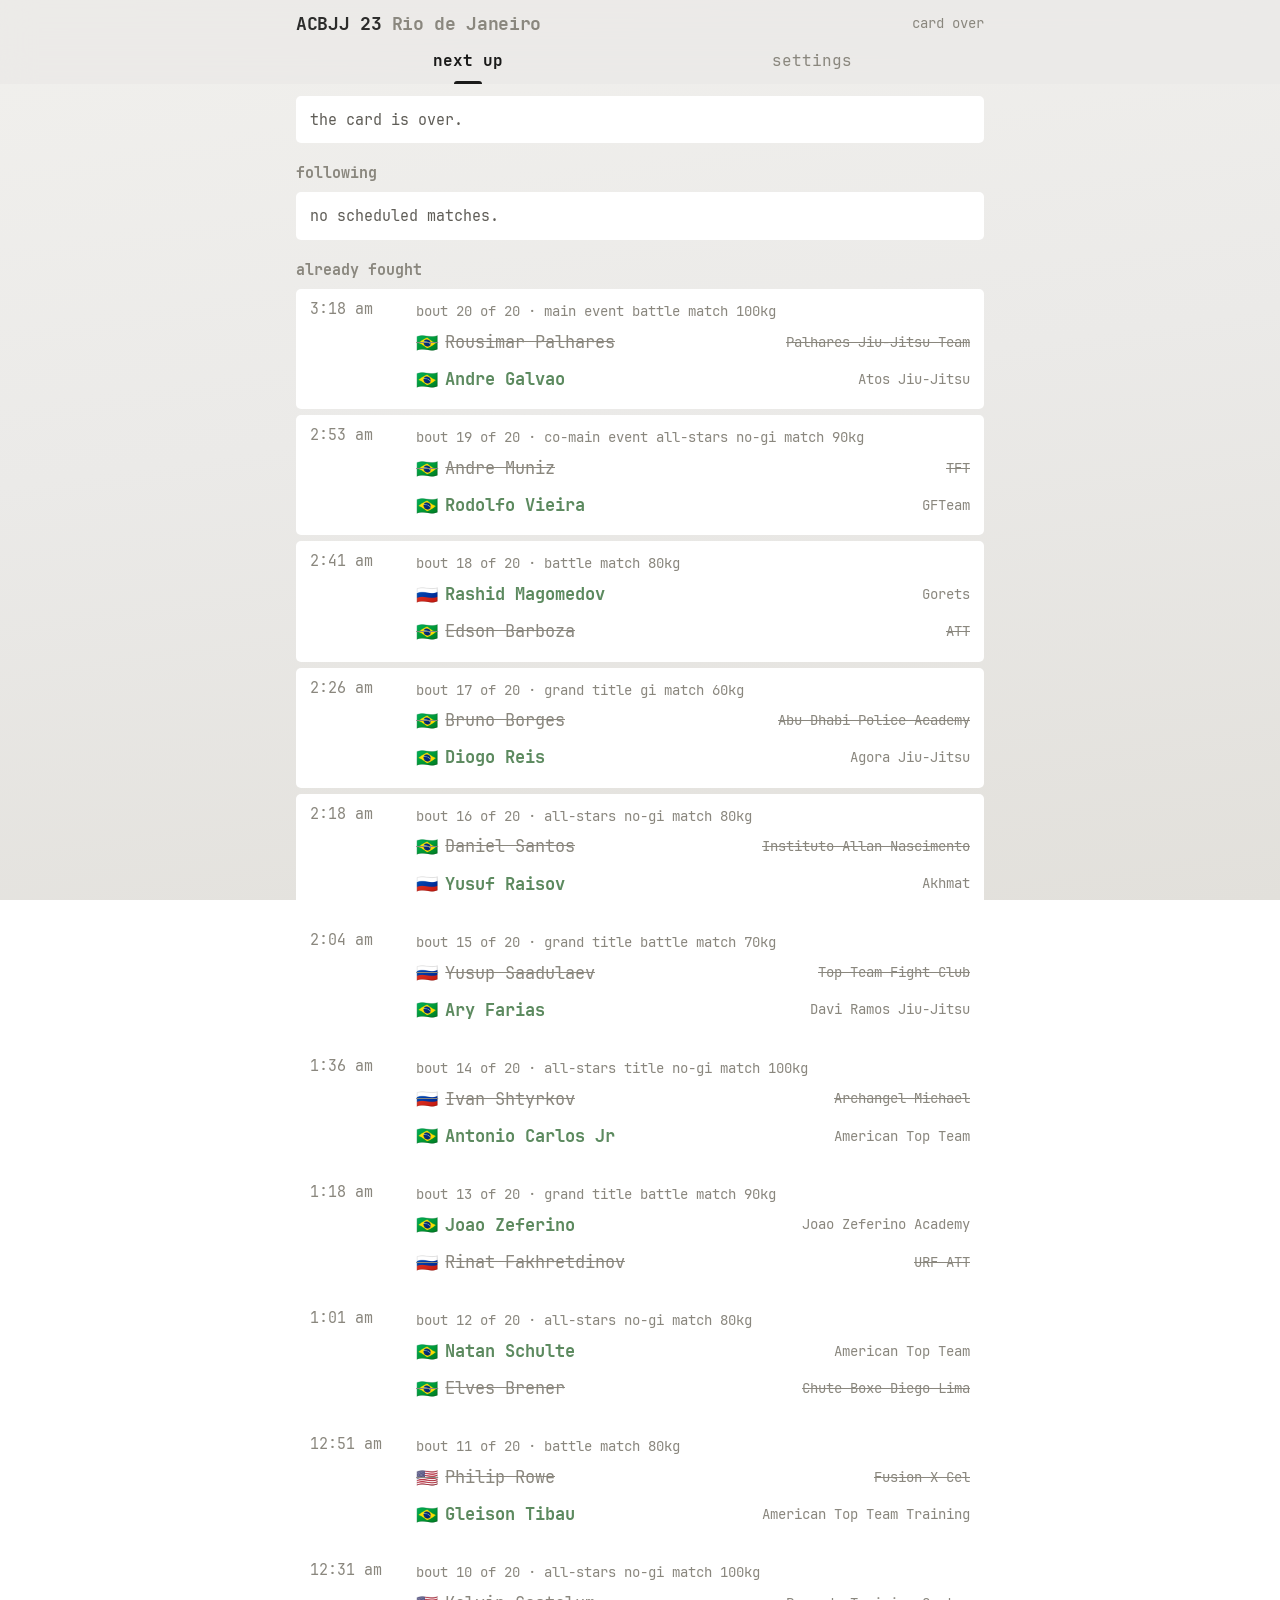
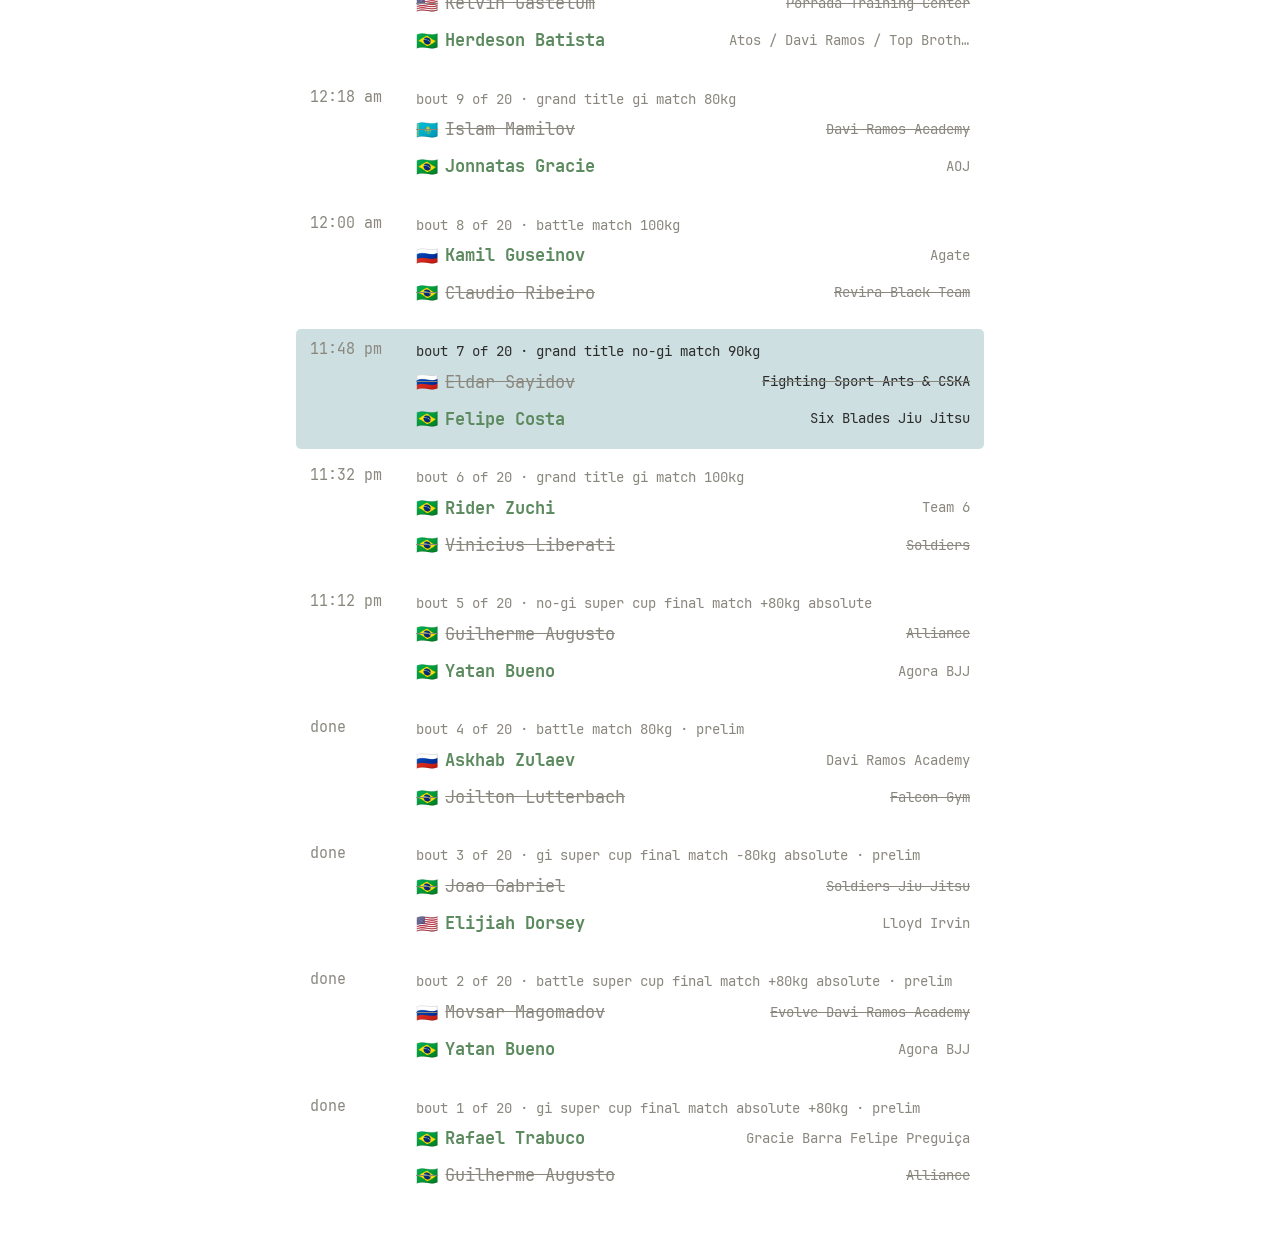
<file: acbjj23/index.html>
<!doctype html>
<html lang="en">
<head>
<meta charset="utf-8">
<title>ACBJJ 23 — Rio de Janeiro</title>
<meta name="viewport" content="width=device-width,initial-scale=1,viewport-fit=cover">
<meta name="apple-mobile-web-app-capable" content="yes">
<meta name="apple-mobile-web-app-status-bar-style" content="default">
<meta name="apple-mobile-web-app-title" content="ACBJJ 23">
<meta name="theme-color" content="#f1f0ed" media="(prefers-color-scheme: light)">
<meta name="theme-color" content="#343331" media="(prefers-color-scheme: dark)">
<meta http-equiv="Content-Security-Policy" content="default-src 'self'; script-src 'self' 'unsafe-inline'; style-src 'self' 'unsafe-inline'; font-src 'self'; img-src 'self' data:; connect-src 'self'; object-src 'none'; base-uri 'self'; form-action 'none'; frame-src 'none'">
<script>try{var t=localStorage.getItem('bjjTracker.theme');if(t==='light'||t==='dark')document.documentElement.dataset.theme=t}catch(e){}</script>
<link rel="stylesheet" href="../field-manual-theme/theme.css">
<style>
  /* A fight-card event (one mat, single bouts, no brackets). Same theme rules and tokens as the bracket page
     (../index.html); the shared rules are copied, not linked, because each page is one file. */
  :root{ --follow:#1f6f7a; --win:var(--type-a); --lose:var(--text-muted); --live:var(--cue-warning); }
  @media (prefers-color-scheme: dark){ :root:not([data-theme="light"]){ --follow:#62bccb; } }
  :root[data-theme="dark"]{ --follow:#62bccb; }
  html{font-size:17px}
  :root{ --fs-body:1rem; --fs-meta:.86rem; --fs-eyebrow:.8rem; --fs-card-title:1.05rem; }
  @media (prefers-color-scheme: dark){ :root:not([data-theme="light"]){ --bg-card:#454340; --bg-card-hover:#504e4a; --chip-bg:#454340; --text-muted:#979289; } }
  :root[data-theme="dark"]{ --bg-card:#454340; --bg-card-hover:#504e4a; --chip-bg:#454340; --text-muted:#979289; }
  .chip{font-size:.88rem}
  .panel .chip{background:var(--accent-soft);color:var(--text-primary)}
  .panel .chip.active{background:var(--accent);color:var(--accent-contrast)}
  .chip:focus-visible{outline:2px solid var(--accent-soft);outline-offset:1px}
  .container{max-width:720px}
  .top{position:sticky;top:0;z-index:200;padding-top:env(safe-area-inset-top);background:color-mix(in srgb, var(--bg-primary) 94%, transparent);backdrop-filter:blur(16px);-webkit-backdrop-filter:blur(16px)}
  .topbar{display:flex;align-items:center;gap:10px;padding-block:10px 0}
  .tabs{display:flex;padding-block:0}
  .tab{position:relative;flex:1;background:none;border:0;padding:9px 4px 11px;font:inherit;font-size:.92rem;font-weight:500;color:var(--text-muted);cursor:pointer;-webkit-tap-highlight-color:transparent}
  .tab.active{color:var(--accent);font-weight:650}
  .tab.active::after{content:"";position:absolute;left:50%;bottom:0;transform:translateX(-50%);width:28px;height:3px;border-radius:3px 3px 0 0;background:var(--accent)}
  .tab:focus-visible{outline:2px solid var(--accent-soft);outline-offset:-2px}
  main.container{padding-top:12px;padding-bottom:calc(env(safe-area-inset-bottom) + 28px)}
  .topbar .title{font-family:var(--font-heading);font-weight:650;font-size:1.05rem;letter-spacing:-.02em;white-space:nowrap}
  .status{flex:1;min-width:0;font-size:var(--fs-eyebrow);color:var(--text-muted);text-align:right;white-space:nowrap;overflow:hidden;text-overflow:ellipsis}
  .status .bad,.bad-note{color:var(--cue-warning)}
  .section-title{font-size:var(--fs-meta);font-weight:600;color:var(--text-muted);margin:18px 0 8px}
  main > .section-title:first-child{margin-top:2px}
  .panel{background:var(--bg-card);border-radius:var(--radius-md);padding:12px 14px}
  .panel.quiet{color:var(--text-secondary);font-size:var(--fs-meta)}
  .stack{display:flex;flex-direction:column;gap:6px}
  .note{font-size:var(--fs-meta);color:var(--text-muted);margin-top:8px}
  a.plain{color:var(--text-primary);text-decoration:underline;text-decoration-color:var(--text-muted);text-underline-offset:3px}
  .actions{display:flex;gap:8px;margin-top:10px;flex-wrap:wrap}
  .big{font-family:var(--font-heading);font-size:1.35rem;font-weight:650;letter-spacing:-.02em;line-height:1.15}
  .sub{font-size:var(--fs-meta);color:var(--text-muted);margin-top:2px}
  .row{display:grid;grid-template-columns:96px 1fr;gap:10px}
  .row > div{min-width:0}
  .row.now{background:color-mix(in srgb, var(--cue-warning) 12%, var(--bg-card))}
  .t{font-family:var(--font-heading);font-weight:650;font-size:1.1rem;line-height:1.15;font-variant-numeric:tabular-nums}
  .t small{display:block;color:var(--text-muted);font-weight:400;font-size:var(--fs-eyebrow)}
  .t.soft{font-weight:500;font-size:var(--fs-meta);color:var(--text-muted)}
  .meta{color:var(--text-muted);font-size:var(--fs-eyebrow);margin-bottom:2px;display:flex;align-items:center;gap:6px;flex-wrap:wrap}
  .vs{display:flex;flex-direction:column;gap:2px}
  .name{display:flex;align-items:center;gap:7px;color:var(--text-primary);font:inherit;font-size:var(--fs-body);padding:4px 0;background:none;border:0;text-align:left;width:100%;cursor:pointer;-webkit-tap-highlight-color:transparent;border-radius:var(--radius-sm)}
  .name:active{background:var(--bg-card-hover)}
  .name:focus-visible{outline:2px solid var(--accent-soft);outline-offset:1px}
  .name.win{color:var(--win);font-weight:600}
  .name.lose{color:var(--lose);text-decoration:line-through}
  .name.follow{font-weight:650}
  .name .nm{overflow:hidden;text-overflow:ellipsis;white-space:nowrap}
  .name .tm{margin-left:auto;padding-left:8px;color:var(--text-muted);font-size:var(--fs-eyebrow);font-weight:400;white-space:nowrap;overflow:hidden;text-overflow:ellipsis;max-width:45%;text-decoration:none}
  .row.fol,.panel.follow-card{background:color-mix(in srgb, var(--follow) 22%, var(--bg-card))}
  .row.fol .meta,.row.fol .t small,.row.fol .tm,.panel.follow-card .sub{color:var(--text-primary)}
  .row.fol.now{background:color-mix(in srgb, var(--cue-warning) 14%, color-mix(in srgb, var(--follow) 16%, var(--bg-card)))}
  .flag{display:inline-block;width:1.25em;text-align:center;flex-shrink:0;font-size:1.05em;line-height:1}
  .big .flag{margin-right:.35em;font-size:.9em}
  .res{color:var(--text-secondary)}
  .cue{font-size:.68rem;padding:1px 7px;margin:0}
  .cue.live{background:var(--live)}
  label{display:block;margin:12px 0 5px;color:var(--text-muted);font-size:var(--fs-meta)}
  .field{width:100%;background:var(--bg-primary);border:0;color:var(--text-primary);border-radius:var(--radius-pill);padding:10px 12px;font:inherit;font-size:var(--fs-body);outline:none}
  .field:focus{box-shadow:0 0 0 2px var(--accent-soft)}
  .toast{position:fixed;bottom:calc(env(safe-area-inset-bottom) + 18px);left:50%;transform:translateX(-50%);background:var(--accent);color:var(--accent-contrast);padding:8px 14px;border-radius:var(--radius-pill);font-size:var(--fs-meta);opacity:0;transition:opacity .2s;pointer-events:none;z-index:300}
  .toast.show{opacity:1}
  @media (prefers-reduced-motion:reduce){.toast,.chip{transition:none}}
</style>
</head>
<body>
<header class="top">
  <div class="container topbar">
    <div class="title">ACBJJ 23 <span class="muted">Rio de Janeiro</span></div>
    <div class="status" id="status"></div>
  </div>
  <nav class="container tabs" aria-label="sections">
    <button class="tab active" data-tab="next" type="button">next up</button>
    <button class="tab" data-tab="settings" type="button">settings</button>
  </nav>
</header>
<main id="main" class="container"><div class="panel">loading the card…</div></main>
<div class="toast" id="toast"></div>
<script src="../field-manual-theme/theme.js" data-key="bjjTracker.theme"></script>

<script type="module" id="app">
// ---------- sources ----------
// The card: ../data/acbjj23/card.json, written by scripts/card/acbjj-sync.mjs from ACBJJ's own card page.
// When: ../data/acbjj23/schedule.json, ACBJJ's own mat schedule on Smoothcomp (scripts/card/smoothcomp-sync.mjs):
// estimated starts and running/finished counts per bout, no winners. Who won: ../data/acbjj23/results.json, which
// no feed fills; it is empty unless someone records results. The page has to read honestly in every combination. All projection logic is in scripts/card/engine.mjs (tested by scripts/card/test.mjs).
import { project, follows } from '../scripts/card/engine.mjs';
const CARD_URL='../data/acbjj23/card.json', RES_URL='../data/acbjj23/results.json', SCHED_URL='../data/acbjj23/schedule.json';
const KEY='bjjTracker.acbjj23';
const DEFAULT={ follow:['Felipe Costa'], v:1 };

let CARD=null, RES=null, SCHED=null, cardErr=null, resErr=null, schedErr=null, tab='next';
const plan=()=>project(CARD,RES,Date.now(),SCHED);
let S=JSON.parse(JSON.stringify(DEFAULT));
try{ const o=JSON.parse(localStorage.getItem(KEY)||'null'); if(o&&Array.isArray(o.follow)) S=Object.assign({},DEFAULT,o); }catch(e){}
const save=()=>{ try{ localStorage.setItem(KEY, JSON.stringify(S)); }catch(e){} };

const $=s=>document.querySelector(s);
const esc=s=>String(s??'').replace(/[&<>"]/g,c=>({'&':'&amp;','<':'&lt;','>':'&gt;','"':'&quot;'}[c]));
const fmt=dt=>new Date(dt).toLocaleTimeString([], {hour:'numeric',minute:'2-digit'}).toLowerCase();
function rel(t){ const m=Math.round((t-Date.now())/60000); if(m<=0) return 'now'; if(m<60) return `in ${m} min`; return `in ${Math.floor(m/60)}h ${m%60}m`; }
function ago(t){ const m=Math.round((Date.now()-t)/60000); if(m<1) return 'just now'; if(m<60) return `${m} min ago`; return `${Math.floor(m/60)}h ${m%60}m ago`; }
// the card gives three-letter country codes; flags need two. An unknown code renders an empty span so names stay aligned.
const A2={BRA:'BR',RUS:'RU',USA:'US',KAZ:'KZ',TUR:'TR',UZB:'UZ',KGZ:'KG',TJK:'TJ',AZE:'AZ',ARM:'AM',GEO:'GE',UKR:'UA',BLR:'BY',UAE:'AE',ARE:'AE',QAT:'QA',FRA:'FR',GBR:'GB',IRL:'IE',MEX:'MX',ARG:'AR',POL:'PL',JPN:'JP',KOR:'KR',AUS:'AU',CAN:'CA',ESP:'ES',ITA:'IT',GER:'DE',DEU:'DE',POR:'PT',PRT:'PT',NED:'NL',NLD:'NL',SWE:'SE',NOR:'NO',MAR:'MA',EGY:'EG',IRN:'IR',CHN:'CN',PER:'PE',COL:'CO',CHI:'CL',CHL:'CL'};
function flagHtml(p){ const c=A2[String(p.abb||'').toUpperCase()]; const f=c?String.fromCodePoint(...[...c].map(ch=>0x1F1E6+ch.charCodeAt(0)-65)):''; return `<span class="flag" title="${esc(p.country||'')}">${f}</span>`; }
const isFollow=p=>follows(S.follow,p);
const quiet=()=>tab==='settings'&&document.activeElement&&document.activeElement.id==='follow';   // don't redraw under the keyboard

async function getJson(u){ const r=await fetch(u+'?t='+Date.now(),{cache:'no-store'}); if(!r.ok) throw new Error('HTTP '+r.status); return r.json(); }
async function loadCard(){ try{ const c=await getJson(CARD_URL); if(!c||!Array.isArray(c.bouts)||!c.bouts.length) throw new Error('empty card'); CARD=c; cardErr=null; }catch(e){ cardErr=e; } refresh(); }
async function loadRes(){ try{ RES=await getJson(RES_URL); resErr=null; }catch(e){ resErr=e; } refresh(); }
async function loadSched(){ try{ SCHED=await getJson(SCHED_URL); schedErr=null; }catch(e){ schedErr=e; } refresh(); }
function refresh(){ if(quiet()) renderStatus(); else render(); }

// ---------- rendering ----------
const total=()=>CARD.bouts.length;
const catText=b=>esc(String(b.cat||'').toLowerCase().replace(/\bno-gi\b/g,'no-gi'));
function nameBtn(p,it,s){
  const w=it.result?it.result.w:null;
  const c=['name', isFollow(p)?'follow':'', w===s?'win':'', (w!==null&&w!==undefined&&w!==s)?'lose':''].join(' ');
  return `<button type="button" class="${c}" data-copy="${esc(p.name)}" title="copy name">${flagHtml(p)}<span class="nm">${esc(p.name)}</span><span class="tm">${esc(p.team||'')}</span></button>`;
}
function resultText(r){ if(!r) return ''; const how=String(r.how||'').toLowerCase().trim(); const t=/^\d{1,2}:\d{2}$/.test(String(r.time||''))?r.time:''; if(r.w===-1) return how||'no winner'; return [how, t&&how?'at '+t:t].filter(Boolean).join(' '); }
function timeCell(it){
  if(it.state==='done') return `<div class="t soft">${it.result.endedAt&&!isNaN(Date.parse(it.result.endedAt))?fmt(it.result.endedAt):'done'}</div>`;
  if(it.state==='live') return `<div class="t">now<small>${it.at?'started about '+fmt(it.at):'on the mat'}</small></div>`;
  if(it.state==='due') return `<div class="t">${fmt(it.at)}<small>due now</small></div>`;
  if(it.state==='pending') return `<div class="t soft">${it.finished?'finished':'no result yet'}</div>`;
  return `<div class="t">${fmt(it.at)}<small>${esc(rel(it.at))}</small></div>`;
}
function row(it){
  const b=it.bout, fol=isFollow(b.a)||isFollow(b.b);
  const tags=[`bout ${b.seq} of ${total()}`, catText(b), b.prelim?'prelim':''].filter(Boolean).join(' · ');
  const res=it.state==='done'?`<span class="res">${esc(resultText(it.result))}</span>`:it.finished?'<span class="res">winner not posted</span>':'';
  const cue=it.state==='live'?'<span class="cue live">on the mat</span>':'';
  return `<div class="panel row ${fol?'fol':''} ${it.state==='live'||it.state==='due'?'now':''}">${timeCell(it)}<div><div class="meta">${cue}<span>${tags}</span>${res}</div><div class="vs">${nameBtn(b.a,it,0)}${nameBtn(b.b,it,1)}</div></div></div>`;
}
// one card per followed fighter with a bout still to come; otherwise the neutral card (never one that names a loss)
function followCards(P){
  if(!S.follow.length) return `<div class="panel quiet">nobody followed yet. add names or countries under settings.</div>`;
  const cards=[]; let matched=false;
  for(const it of P.items) for(const s of [0,1]){ const p=s?it.bout.b:it.bout.a, o=s?it.bout.a:it.bout.b;
    if(!isFollow(p)) continue; matched=true;
    if(it.state==='done'||it.state==='pending') continue;
    const when = it.state==='live' ? 'on the mat now' : it.state==='due' ? `due now · projected ${fmt(it.at)}` : `about ${fmt(it.at)} · ${rel(it.at)}`;
    cards.push(`<div class="panel follow-card"><div><div class="big"><button type="button" class="copy-name" data-copy="${esc(p.name)}" style="background:none;border:0;padding:0;font:inherit;color:inherit;cursor:pointer">${flagHtml(p)}${esc(p.name)}</button></div><div class="sub">${esc(when)}</div><div class="sub">vs ${esc(o.name)} · bout ${it.bout.seq} of ${total()} · ${catText(it.bout)}</div></div></div>`);
  }
  if(cards.length) return `<div class="stack">${cards.join('')}</div>`;
  return `<div class="panel quiet">${matched?'no scheduled matches.':'nobody on this card matches your follow list.'}</div>`;
}
function sourceNote(P){
  const start=Date.parse(CARD.start), slot=CARD.slotMin||15;
  const watch=typeof CARD.watch==='string'&&/^https:\/\/www\.youtube\.com\//.test(CARD.watch)?` <a class="plain" href="${esc(CARD.watch)}" target="_blank" rel="noopener">watch on YouTube</a>.`:'';
  if(P.mode==='sched'){
    const seen=P.lastSeen?`read ${esc(ago(P.lastSeen))}`:'read time unknown';
    const live=P.signal?'':Date.now()<start?'':' nothing has been marked as started there yet, so these are still its planned times.';
    return `times are ACBJJ's own mat schedule on Smoothcomp, ${seen}${P.stale?' <span class="bad-note">(that is old; the times may have moved)</span>':''}. winners are read from its bracket pages every few minutes.${live}${watch}`;
  }
  if(P.mode==='observed') return `position on the card last checked ${esc(ago(P.lastSeen))} against the broadcast. times after that assume about ${slot} minutes a bout.${watch}`;
  const lead = Date.now()<start ? `starts at ${fmt(start)} (${esc(rel(start))}).` : P.lastSeen ? `the card has not been checked against the broadcast since ${fmt(P.lastSeen)}.` : `started at ${fmt(start)}.`;
  return `${lead} ACBJJ has no live results feed, so every time here is an estimate: about ${slot} minutes a bout, the pace of the last ACBJJ event.${watch}`;
}
function renderNext(){
  const P=plan();
  const on=P.items.filter(i=>i.state==='live'||i.state==='due');
  const up=P.items.filter(i=>i.state==='upcoming');
  const past=P.items.filter(i=>i.state==='done'||i.state==='pending').reverse();
  const over=!on.length&&!up.length;
  return `<div class="panel quiet">${over?'the card is over.':sourceNote(P)}</div>
  ${on.length?`<h2 class="section-title">${on[0].state==='live'?'on the mat':'due on the mat (not confirmed)'}</h2><div class="stack">${on.map(row).join('')}</div>`:''}
  <h2 class="section-title">following</h2>${followCards(P)}
  ${up.length?`<h2 class="section-title">up next · ${up.length} to go${P.mode==='sched'?'':' · times are estimates'}</h2><div class="stack">${up.map(row).join('')}</div>`:''}
  ${past.length?`<h2 class="section-title">already fought</h2><div class="stack">${past.map(row).join('')}</div>`:''}`;
}
function themeMode(){ try{ const t=localStorage.getItem('bjjTracker.theme'); return t==='light'||t==='dark'?t:'auto'; }catch(e){ return 'auto'; } }
function setThemeMode(v){ for(let i=0;i<3&&themeMode()!==v;i++) window.AppTheme&&window.AppTheme.cycle(); }
function unmatched(){ const ps=CARD.bouts.flatMap(b=>[b.a,b.b]); return S.follow.filter(f=>!ps.some(p=>follows([f],p))); }
function renderSettings(){
  const um=unmatched();
  const src=typeof CARD.source==='string'&&/^https:\/\/events\.acbjj\.com\//.test(CARD.source)?`<a class="plain" href="${esc(CARD.source)}" target="_blank" rel="noopener">ACBJJ's card page</a>`:`ACBJJ's card page`;
  return `<h2 class="section-title">following</h2>
  <div class="panel">
    <input class="field" id="follow" value="${esc(S.follow.join(', '))}" placeholder="names or countries, comma separated" aria-label="following" autocomplete="off" autocapitalize="words">
    <div class="note">${um.length?`not on this card: ${esc(um.join(', '))}`:'a name or a country; partial names work.'}</div>
  </div>
  <h2 class="section-title">appearance</h2>
  <div class="panel"><div class="chip-row">${['auto','light','dark'].map(m=>`<button type="button" class="chip ${themeMode()===m?'active':''}" data-theme-set="${m}">${m}</button>`).join('')}</div></div>
  <h2 class="section-title">where this comes from</h2>
  <div class="panel quiet">
    <div>the card and its order come from ${src}${CARD.updated?`, read ${esc(ago(Date.parse(CARD.updated)))}`:''}. the night runs from the last bout listed there up to the main event.</div>
    <div class="note">times come from ACBJJ's mat schedule on Smoothcomp, re-read every few minutes; it moves as the night runs. if that schedule can't be read or stops matching the card, times fall back to the ${fmt(Date.parse(CARD.start))} start and about ${CARD.slotMin||15} minutes a bout.</div>
    <div class="note">winners are read from Smoothcomp's bracket pages every few minutes during the event, so a bout can show as finished for a while before its winner appears. how a bout was won is not published there.</div>
    <div class="note"><a class="plain" href="../">ADCC 2026 brackets</a></div>
  </div>`;
}
function renderStatus(){
  const el=$('#status'); if(!CARD){ el.innerHTML=cardErr?'<span class="bad">couldn’t load</span>':''; return; }
  const P=plan(), start=Date.parse(CARD.start);
  const left=P.items.filter(i=>i.state==='upcoming'||i.state==='due'||i.state==='live').length;
  let s = !left ? 'card over' : P.mode==='sched' ? (Date.now()<start&&!P.signal ? `starts ${fmt(start)}` : P.stale ? `<span class="bad">schedule ${ago(P.lastSeen)}</span>` : `schedule ${ago(P.lastSeen)}`) : P.mode==='observed' ? `checked ${ago(P.lastSeen)}` : Date.now()<start ? `starts ${fmt(start)}` : 'estimates only';
  if(cardErr||resErr||schedErr) s+=' · <span class="bad">stale</span>';
  el.innerHTML=s;
}
function render(){
  document.querySelectorAll('.tab').forEach(b=>b.classList.toggle('active',b.dataset.tab===tab));
  renderStatus();
  if(!CARD){ $('#main').innerHTML=`<div class="panel">${cardErr?'couldn’t load the card. check your connection; this page retries on its own.':'loading the card…'}</div>`; return; }
  $('#main').innerHTML = tab==='settings' ? renderSettings() : renderNext();
}
async function copyText(t){
  try{ if(navigator.clipboard&&window.isSecureContext){ await navigator.clipboard.writeText(t); toast(`copied ${t}`); return; } }catch(e){}
  toast('couldn’t copy');
}
function toast(t){ const e=$('#toast'); e.textContent=t; e.classList.add('show'); clearTimeout(toast.t); toast.t=setTimeout(()=>e.classList.remove('show'),3000); }

// ---------- events ----------
document.querySelector('.top').addEventListener('click',e=>{ const b=e.target.closest('[data-tab]'); if(b){ tab=b.dataset.tab; render(); window.scrollTo(0,0); } });
$('#main').addEventListener('click',e=>{
  const cp=e.target.closest('[data-copy]'); if(cp){ copyText(cp.dataset.copy); return; }
  const th=e.target.closest('[data-theme-set]'); if(th){ setThemeMode(th.dataset.themeSet); render(); }
});
$('#main').addEventListener('change',e=>{ if(e.target.id==='follow'){ S.follow=e.target.value.split(',').map(x=>x.trim()).filter(Boolean); save(); render(); } });

loadCard(); loadRes(); loadSched();
setInterval(loadRes, 60000); setInterval(loadSched, 60000); setInterval(loadCard, 300000); setInterval(refresh, 20000);   // results each minute, the card every five, relative times in between
document.addEventListener('visibilitychange',()=>{ if(!document.hidden){ loadCard(); loadRes(); loadSched(); } });
</script>
</body>
</html>
</file>
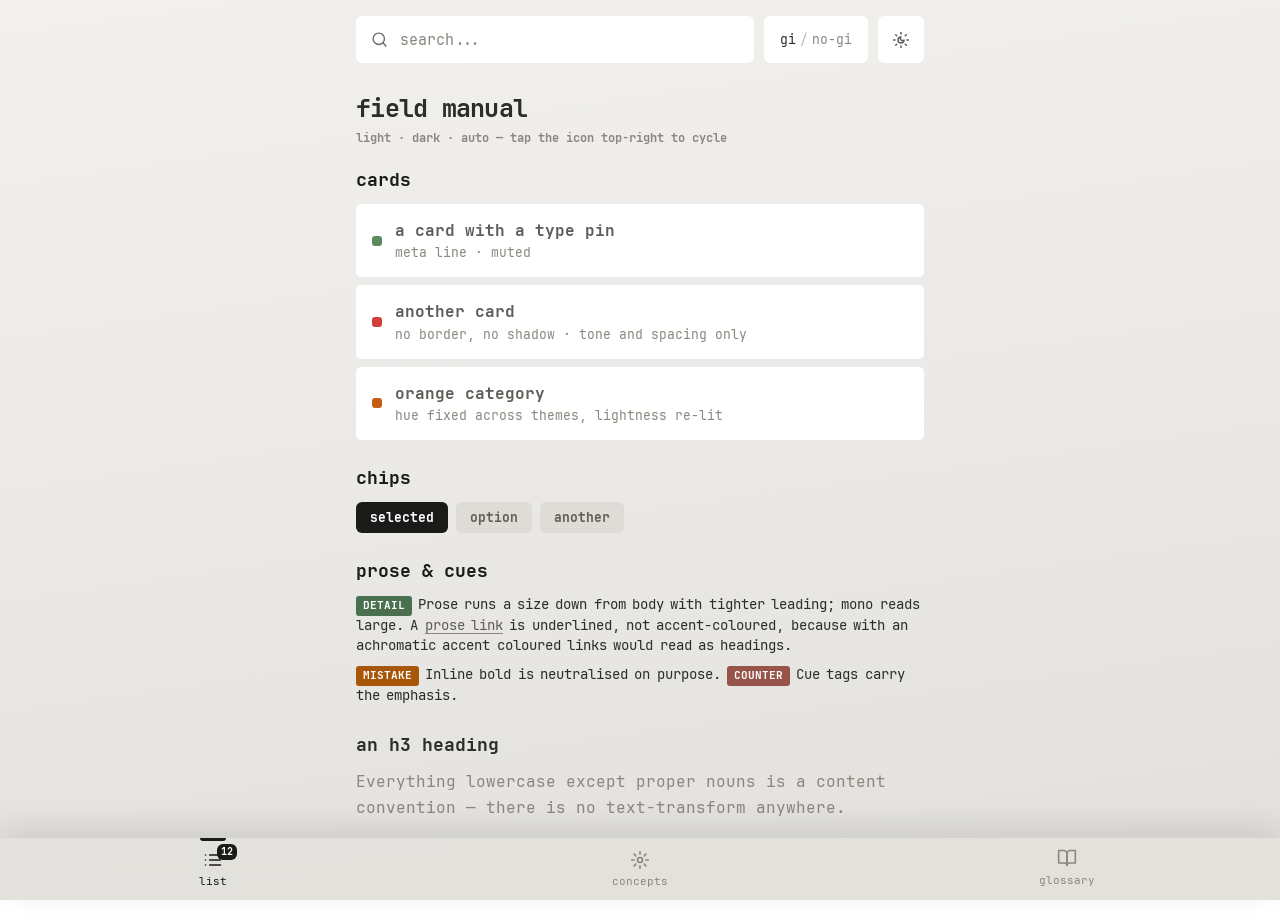
<file: field-manual-theme/demo.html>
<!DOCTYPE html>
<html lang="en">
<head>
  <meta charset="UTF-8">
  <meta name="viewport" content="width=device-width, initial-scale=1, viewport-fit=cover">
  <meta name="theme-color" content="#f1f0ed" media="(prefers-color-scheme: light)">
  <meta name="theme-color" content="#343331" media="(prefers-color-scheme: dark)">
  <script>try{var t=localStorage.getItem('app.theme');if(t==='light'||t==='dark')document.documentElement.dataset.theme=t}catch(e){}</script>
  <title>field-manual theme — demo</title>
  <link rel="stylesheet" href="theme.css">
</head>
<body class="has-bottom-nav">
  <div class="container">
    <div class="search-row">
      <input class="search-input" type="search" placeholder="search..." autocomplete="off">
      <button type="button" class="text-toggle" id="ctx" aria-label="context">
        <span class="opt active" data-o="a">gi</span><span class="sep">/</span><span class="opt" data-o="b">no-gi</span>
      </button>
      <button class="icon-btn theme-btn" data-theme-toggle type="button" aria-label="theme: auto"></button>
    </div>
  </div>

  <main class="container">
    <h1 class="page-title">field manual</h1>
    <p class="subtitle">light · dark · auto — tap the icon top-right to cycle</p>

    <h2 class="section-title">cards</h2>
    <div class="card-list" style="margin:10px 0 24px">
      <a class="card" href="#" data-type="a"><span class="pin"></span><div><div class="name">a card with a type pin</div><div class="meta">meta line · muted</div></div></a>
      <a class="card" href="#" data-type="b"><span class="pin"></span><div><div class="name">another card</div><div class="meta">no border, no shadow · tone and spacing only</div></div></a>
      <a class="card" href="#" data-type="f"><span class="pin"></span><div><div class="name">orange category</div><div class="meta">hue fixed across themes, lightness re-lit</div></div></a>
    </div>

    <h2 class="section-title">chips</h2>
    <div class="chip-row" style="margin:10px 0 24px">
      <button class="chip active">selected</button>
      <button class="chip">option</button>
      <button class="chip">another</button>
    </div>

    <h2 class="section-title">prose &amp; cues</h2>
    <div class="prose" style="margin:10px 0 24px">
      <p><span class="cue tip">DETAIL</span>Prose runs a size down from body with tighter leading; mono reads large. A <a href="#">prose link</a> is underlined, not accent-coloured, because with an achromatic accent coloured links would read as headings.</p>
      <p><span class="cue warning">MISTAKE</span>Inline <strong>bold</strong> is neutralised on purpose. <span class="cue target">COUNTER</span>Cue tags carry the emphasis.</p>
    </div>

    <h3>an h3 heading</h3>
    <p class="muted">Everything lowercase except proper nouns is a content convention — there is no text-transform anywhere.</p>
  </main>

  <nav class="bottom-nav" aria-label="Sections">
    <button class="nav-item active"><svg viewBox="0 0 24 24" aria-hidden="true"><line x1="8" x2="21" y1="6" y2="6"/><line x1="8" x2="21" y1="12" y2="12"/><line x1="8" x2="21" y1="18" y2="18"/><line x1="3" x2="3.01" y1="6" y2="6"/><line x1="3" x2="3.01" y1="12" y2="12"/><line x1="3" x2="3.01" y1="18" y2="18"/></svg><span class="nav-label">list</span><span class="nav-count">12</span></button>
    <button class="nav-item"><svg viewBox="0 0 24 24" aria-hidden="true"><circle cx="12" cy="12" r="3"/><path d="M12 2v3M12 19v3M2 12h3M19 12h3M4.9 4.9l2.1 2.1M17 17l2.1 2.1M19.1 4.9L17 7M7 17l-2.1 2.1"/></svg><span class="nav-label">concepts</span></button>
    <a class="nav-item" href="#"><svg viewBox="0 0 24 24" aria-hidden="true"><path d="M2 3h6a4 4 0 0 1 4 4v14a3 3 0 0 0-3-3H2z"/><path d="M22 3h-6a4 4 0 0 0-4 4v14a3 3 0 0 1 3-3h7z"/></svg><span class="nav-label">glossary</span></a>
  </nav>

  <script src="theme.js" data-key="app.theme"></script>
  <script>
    // Demo only: the two-word text toggle.
    document.getElementById('ctx').addEventListener('click', (e) => {
      e.currentTarget.querySelectorAll('.opt').forEach((o) => o.classList.toggle('active'));
    });
  </script>
</body>
</html>
</file>
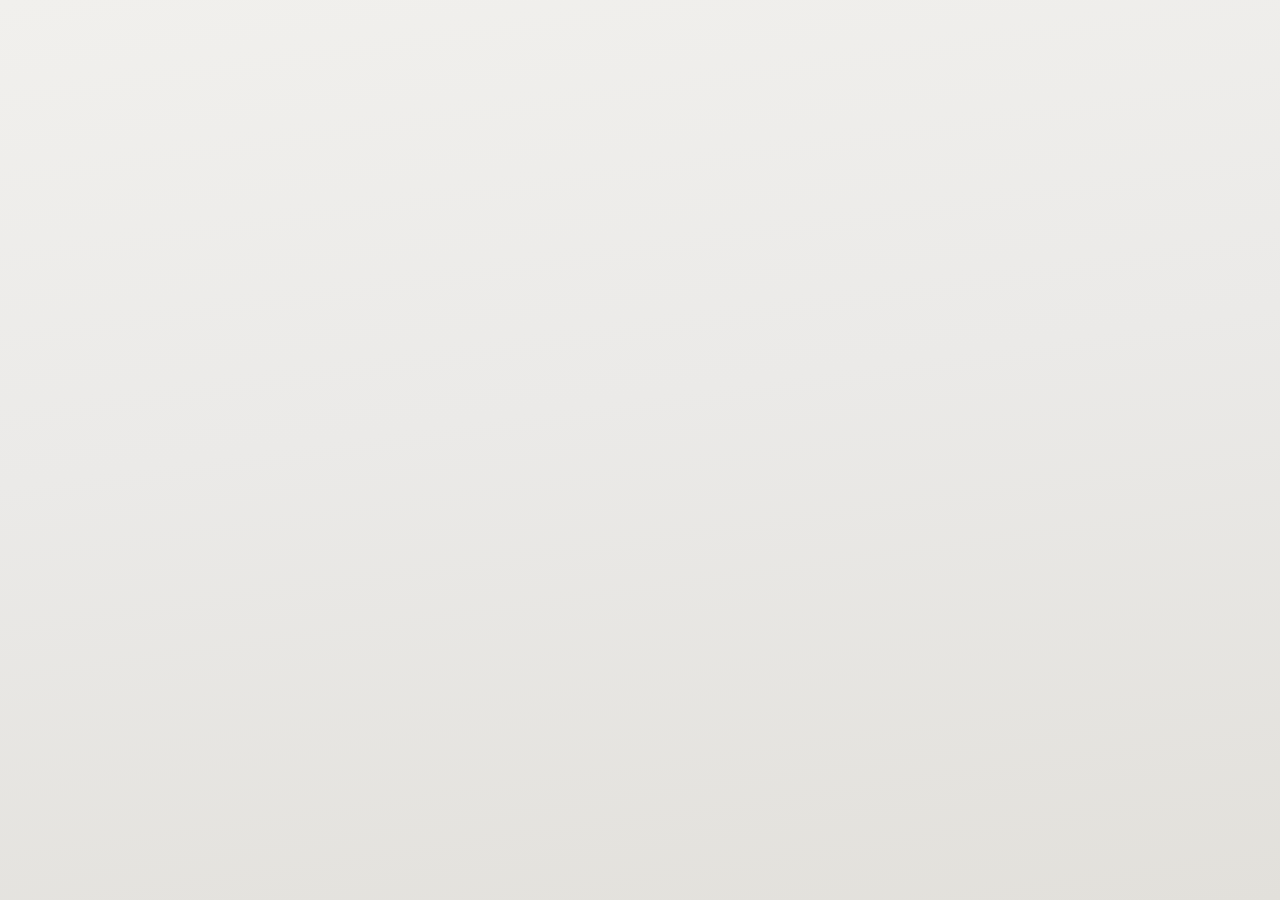
<file: field-manual-theme/head-snippet.html>
<!-- Paste into every page's <head>, in this order. Replace "app.theme" with
     your app's key in BOTH the bootstrap and the theme.js data-key. -->
<meta name="viewport" content="width=device-width, initial-scale=1, viewport-fit=cover">
<meta name="theme-color" content="#f1f0ed" media="(prefers-color-scheme: light)">
<meta name="theme-color" content="#343331" media="(prefers-color-scheme: dark)">
<script>try{var t=localStorage.getItem('app.theme');if(t==='light'||t==='dark')document.documentElement.dataset.theme=t}catch(e){}</script>
<link rel="stylesheet" href="theme.css">

<!-- The toggle button, anywhere in the body (usually beside a search field): -->
<!-- <button class="icon-btn theme-btn" data-theme-toggle type="button" aria-label="theme: auto"></button> -->

<!-- theme.js at the END of <body>, before your app scripts: -->
<!-- <script src="theme.js" data-key="app.theme"></script> -->

<!-- manifest.json (PWA) carries the LIGHT ground — it can't follow the theme:
     "background_color": "#ebeae8", "theme_color": "#f1f0ed" -->
</file>
<file: field-manual-theme/theme.css>
/* ============================================================================
   Field-manual theme — portable tokens + base + a few primitives.
   Extracted from jiu-jitsu-brain (css/style.css, 2026-08 redesign).

   Light is the default ("bone paper, white cards, warm ink"); dark is the same
   language re-lit (warm charcoal). The accent is ACHROMATIC: ink in light, paper
   in dark — so never hardcode #fff on an accent fill; use --accent-contrast.

   Subtractive by design: content surfaces carry no border (--hairline is
   transparent) and no shadow (--shadow-* are none). Separation comes from tone
   and spacing. Only things that genuinely float (bottom nav, sheets) set a
   shadow. Gradients on controls resolve flat (--accent-grad = --accent).

   Colour tokens live in THREE blocks: :root (light), a prefers-color-scheme
   media block, and a [data-theme="dark"] override block. The two dark blocks
   are duplicates and MUST be edited together — CSS can't share a block between
   a media query and an attribute selector.
   ========================================================================== */

/* ===== RESET & FONTS ===== */
*, *::before, *::after { box-sizing: border-box; margin: 0; padding: 0; }

/* Self-hosted latin subsets (OFL, see LICENSES.md). Adjust the path if you
   put fonts/ somewhere other than a sibling of this file. */
@font-face {
  font-family: 'JetBrains Mono';
  src: url('fonts/JetBrainsMono-Regular.woff2') format('woff2');
  font-weight: 400;
  font-style: normal;
  font-display: swap;
}
@font-face {
  font-family: 'JetBrains Mono';
  src: url('fonts/JetBrainsMono-Bold.woff2') format('woff2');
  font-weight: 600 800;
  font-style: normal;
  font-display: swap;
}

/* ===== TOKENS — light (default) ===== */
:root {
  color-scheme: light;
  --app-bg: linear-gradient(172deg, #f1f0ed 0%, #ebeae8 45%, #e2e0db 100%);
  --bg-primary: #ebeae8;
  --bg-secondary: #e3e1dc;
  --bg-card: #ffffff;
  --bg-card-hover: #f7f6f4;
  --sheet-bg: #f4f3f0;
  --chip-bg: #dedcd6;
  --hairline: transparent;                 /* content surfaces: no border, on purpose */
  --hairline-strong: rgba(0, 0, 0, .14);   /* the few edges that genuinely need one */
  --accent: #1a1a19;
  --accent-hover: #333333;
  --accent-contrast: #ffffff;              /* text ON an accent fill — never hardcode */
  --accent-grad: var(--accent);            /* resolves flat; kept so a variant can opt in */
  --accent-soft: color-mix(in srgb, var(--accent) 15%, transparent);
  --icon-color: #6f6d66;
  --text-primary: #2c2c2b;
  --text-secondary: #5f5d57;
  --text-muted: #8a877e;
  /* Semantic cue colours (green = the detail that makes it work, orange = a
     mistake/warning, purple-red = a counter/target). Rename to taste. */
  --cue-tip: #4b7050;
  --cue-warning: #a85608;
  --cue-target: #98544a;
  --texture: rgba(0, 0, 0, .015);
  /* Glyphs that live in url() backgrounds can't use currentColor, so each theme
     bakes its own colour into the URI. (%23 is a literal # — pass the colour
     raw to an encoder; pre-encoding it double-escapes and silently paints nothing.) */
  --search-icon: url("data:image/svg+xml,%3Csvg%20xmlns='http://www.w3.org/2000/svg'%20viewBox='0%200%2024%2024'%20fill='none'%20stroke='%236f6d66'%20stroke-width='2'%20stroke-linecap='round'%20stroke-linejoin='round'%3E%3Ccircle%20cx='11'%20cy='11'%20r='8'/%3E%3Cpath%20d='m21%2021-4.3-4.3'/%3E%3C/svg%3E");
  --shadow-float: 0 -10px 30px rgba(0, 0, 0, .10);
  --shadow-sheet: 0 -18px 44px rgba(0, 0, 0, .16);

  /* ----- theme-independent scale (do not duplicate in the dark blocks) ----- */
  --radius-sm: 3px;        /* near-square: corners are cut, not rounded */
  --radius-md: 5px;
  --radius-lg: 7px;
  --radius-pill: 6px;      /* even "pills" are tight rectangles — keycap, not capsule */
  --shadow-sm: none;
  --shadow-md: none;
  --shadow-lg: none;
  --fs-eyebrow: 0.74rem;
  --fs-meta: 0.79rem;
  --fs-body: 0.92rem;
  --fs-prose: 0.86rem;     /* mono reads large; prose runs a size down, tighter */
  --lh-prose: 1.45;
  --ws-prose: -0.12em;
  --fs-card-title: 0.98rem;
  --fs-section: 1.05rem;
  --fs-title: 1.55rem;
  --fs-display: 1.75rem;
  --spacing: 16px;
  --max-width: 600px;
  --bottom-nav-h: 62px;
  /* ONE face everywhere: bold for headings, regular for everything else.
     Two tokens so a future swap is one line — not so they diverge. */
  --font-heading: 'JetBrains Mono', ui-monospace, SFMono-Regular, Menlo, monospace;
  --font-mono: 'JetBrains Mono', ui-monospace, SFMono-Regular, Menlo, monospace;

  /* Optional category colours. Hue mapping is fixed across themes; each theme
     tunes lightness for its ground (inky on paper, brighter on charcoal).
     Rename the keys to your domain, or delete the set. */
  --type-a: #5c8a5f;   /* green */
  --type-b: #d03f3a;   /* red */
  --type-c: #1e5560;   /* deep teal */
  --type-d: #2a7d86;   /* teal */
  --type-e: #b06055;   /* brick */
  --type-f: #c55d14;   /* orange */
  --type-g: #7c7164;   /* stone */
}

/* ===== TOKENS — dark, system preference =====
   KEEP IN SYNC with the [data-theme="dark"] block below. */
@media (prefers-color-scheme: dark) {
  :root:not([data-theme="light"]) {
    color-scheme: dark;
    --app-bg: linear-gradient(172deg, #343331 0%, #2c2c2b 45%, #222120 100%);
    --bg-primary: #2c2c2b;
    --bg-secondary: #33322f;
    --bg-card: #383734;
    --bg-card-hover: #403f3c;
    --sheet-bg: #33322f;
    --chip-bg: #383734;
    --hairline-strong: rgba(255, 255, 255, .11);
    --accent: #f4f2ef;
    --accent-hover: #ffffff;
    --accent-contrast: #1a1a19;
    --icon-color: #918d84;
    --text-primary: #f4f2ef;
    --text-secondary: #a8a49c;
    --text-muted: #7d7a72;
    --cue-tip: #8eb790;
    --cue-warning: #fe782a;
    --cue-target: #dd8f85;
    --texture: rgba(255, 255, 255, .015);
    --search-icon: url("data:image/svg+xml,%3Csvg%20xmlns='http://www.w3.org/2000/svg'%20viewBox='0%200%2024%2024'%20fill='none'%20stroke='%23918d84'%20stroke-width='2'%20stroke-linecap='round'%20stroke-linejoin='round'%3E%3Ccircle%20cx='11'%20cy='11'%20r='8'/%3E%3Cpath%20d='m21%2021-4.3-4.3'/%3E%3C/svg%3E");
    --shadow-float: 0 -10px 30px rgba(0, 0, 0, .3);
    --shadow-sheet: 0 -18px 44px rgba(0, 0, 0, .45);
    --type-a: #8eb790;
    --type-b: #d03f3a;
    --type-c: #256571;
    --type-d: #2a7d86;
    --type-e: #dd8f85;
    --type-f: #fe782a;
    --type-g: #a4988a;
  }
}

/* ===== TOKENS — dark, manual override =====
   KEEP IN SYNC with the media block above. */
:root[data-theme="dark"] {
  color-scheme: dark;
  --app-bg: linear-gradient(172deg, #343331 0%, #2c2c2b 45%, #222120 100%);
  --bg-primary: #2c2c2b;
  --bg-secondary: #33322f;
  --bg-card: #383734;
  --bg-card-hover: #403f3c;
  --sheet-bg: #33322f;
  --chip-bg: #383734;
  --hairline-strong: rgba(255, 255, 255, .11);
  --accent: #f4f2ef;
  --accent-hover: #ffffff;
  --accent-contrast: #1a1a19;
  --icon-color: #918d84;
  --text-primary: #f4f2ef;
  --text-secondary: #a8a49c;
  --text-muted: #7d7a72;
  --cue-tip: #8eb790;
  --cue-warning: #fe782a;
  --cue-target: #dd8f85;
  --texture: rgba(255, 255, 255, .015);
  --search-icon: url("data:image/svg+xml,%3Csvg%20xmlns='http://www.w3.org/2000/svg'%20viewBox='0%200%2024%2024'%20fill='none'%20stroke='%23918d84'%20stroke-width='2'%20stroke-linecap='round'%20stroke-linejoin='round'%3E%3Ccircle%20cx='11'%20cy='11'%20r='8'/%3E%3Cpath%20d='m21%2021-4.3-4.3'/%3E%3C/svg%3E");
  --shadow-float: 0 -10px 30px rgba(0, 0, 0, .3);
  --shadow-sheet: 0 -18px 44px rgba(0, 0, 0, .45);
  --type-a: #8eb790;
  --type-b: #d03f3a;
  --type-c: #256571;
  --type-d: #2a7d86;
  --type-e: #dd8f85;
  --type-f: #fe782a;
  --type-g: #a4988a;
}

/* Per-category accent: set data-type="<key>" on an element and descendants
   inherit --type-accent. */
[data-type]     { --type-accent: var(--accent); }
[data-type="a"] { --type-accent: var(--type-a); }
[data-type="b"] { --type-accent: var(--type-b); }
[data-type="c"] { --type-accent: var(--type-c); }
[data-type="d"] { --type-accent: var(--type-d); }
[data-type="e"] { --type-accent: var(--type-e); }
[data-type="f"] { --type-accent: var(--type-f); }
[data-type="g"] { --type-accent: var(--type-g); }

/* ===== BASE ===== */
html { font-size: 16px; -webkit-text-size-adjust: 100%; }
button, input, textarea, select { font-family: inherit; }

body {
  font-family: var(--font-mono);
  background: var(--app-bg) fixed;
  color: var(--text-primary);
  line-height: 1.6;
  min-height: 100vh;
  overflow-x: hidden;
}
/* Add this to body when the page carries the fixed bottom nav. */
body.has-bottom-nav {
  padding-bottom: calc(var(--bottom-nav-h) + env(safe-area-inset-bottom) + 24px);
}

/* With an achromatic accent, accent-coloured links read as headings — links sit
   in the muted prose tone; prose links carry an underline so they stay findable. */
a { color: var(--text-secondary); text-decoration: none; }
a:hover, a:active { color: var(--accent-hover); }
.prose a {
  text-decoration: underline;
  text-decoration-color: var(--text-muted);
  text-underline-offset: 3px;
}
.prose a:hover { color: var(--text-primary); }

/* Everything lowercase except proper nouns is a CONTENT convention, not CSS —
   there is deliberately no text-transform anywhere. No letter-spaced eyebrows. */
h1, h2, h3, .title { font-family: var(--font-heading); }
h1, .page-title {
  font-size: var(--fs-title);
  font-weight: 650;
  letter-spacing: -0.03em;
  line-height: 1.12;
  margin-bottom: 6px;
}
h2, .section-title { font-size: 1.1rem; font-weight: 600; color: var(--accent); }
h3 { font-size: 1.15rem; font-weight: 600; margin-bottom: 10px; }
.subtitle {
  font-size: var(--fs-eyebrow);
  font-weight: 700;
  color: var(--text-muted);
  margin-bottom: 18px;
}
.prose p, .prose li {
  font-size: var(--fs-prose);
  line-height: var(--lh-prose);
  word-spacing: var(--ws-prose);
}
.prose p + p { margin-top: .7em; }
.prose strong { font-weight: inherit; }   /* no inline bold in prose; cues carry emphasis */
.muted { color: var(--text-muted); }

.container {
  padding: var(--spacing);
  max-width: var(--max-width);
  margin: 0 auto;
}

/* ===== PRIMITIVES ===== */

/* Card: a shade above the ground, no border, no shadow. */
.card {
  display: flex;
  align-items: center;
  gap: 13px;
  padding: 14px 16px;
  background: var(--bg-card);
  border-radius: var(--radius-md);
  box-shadow: var(--shadow-sm);
  transition: background .15s, transform .1s;
  -webkit-tap-highlight-color: transparent;
}
.card:hover { background: var(--bg-card-hover); }
.card:active { transform: scale(.98); }
.card .name { font-family: var(--font-heading); font-size: var(--fs-card-title); font-weight: 600; }
.card .meta { font-size: var(--fs-meta); color: var(--text-muted); }
.card-list { display: flex; flex-direction: column; gap: 8px; }
/* Type pin: a small square keyed to --type-accent. */
.card .pin {
  width: 10px; height: 10px; flex-shrink: 0;
  border-radius: var(--radius-sm);
  background: var(--type-accent, var(--accent));
}

/* Search field: filled and inset, not outlined. Magnifier is a background SVG. */
.search-row { display: flex; align-items: stretch; gap: 10px; }
.search-row .search-input { flex: 1; min-width: 0; }
.search-input {
  width: 100%;
  padding: 13px 16px 13px 44px;
  background: var(--bg-card) var(--search-icon) no-repeat 15px center / 17px 17px;
  font-size: .95rem;
  border: none;
  border-radius: var(--radius-pill);
  color: var(--text-primary);
  outline: none;
  transition: background-color .2s, box-shadow .2s;
}
.search-input:focus { background-color: var(--bg-card-hover); box-shadow: 0 0 0 2px var(--accent-soft); }
.search-input::placeholder { color: var(--text-muted); }
.search-input::-webkit-search-cancel-button { -webkit-appearance: none; }

/* Chip: a real control (pills are reserved for controls, never for labels). */
.chip {
  background: var(--chip-bg);
  color: var(--text-secondary);
  border: none;
  padding: 7px 14px;
  border-radius: var(--radius-pill);
  font-size: .8rem;
  font-weight: 600;
  cursor: pointer;
  -webkit-tap-highlight-color: transparent;
  transition: background .15s, color .15s, transform .1s;
}
.chip:hover { color: var(--text-primary); }
.chip:active { transform: scale(.95); }
.chip.active { background: var(--accent); color: var(--accent-contrast); }
.chip-row { display: flex; flex-wrap: wrap; gap: 8px; }

/* Two-word text toggle (the gi/no-gi pattern): both options visible, the
   selected one brighter only — bold read as a size jump in mono. */
.text-toggle {
  display: inline-flex; align-items: center;
  background: var(--bg-card); border: none; border-radius: var(--radius-pill);
  padding: 13px 16px; font: inherit; font-size: .83rem; color: var(--text-muted);
  cursor: pointer; -webkit-tap-highlight-color: transparent; flex-shrink: 0;
}
.text-toggle .sep { opacity: .6; padding: 0 4px; }
.text-toggle .opt.active { color: var(--text-primary); }

/* Quiet icon button (the theme toggle's base). */
.icon-btn {
  display: inline-flex; align-items: center; justify-content: center;
  position: relative; width: 46px; padding: 0;
  background: var(--bg-card); color: var(--text-secondary);
  border: none; border-radius: var(--radius-pill);
  cursor: pointer; -webkit-tap-highlight-color: transparent; flex-shrink: 0;
  transition: color .15s, background .15s, transform .1s;
}
.icon-btn:active { transform: scale(.96); }
.icon-btn::before {
  content: ""; width: 18px; height: 18px; flex-shrink: 0;
  background: currentColor;
  -webkit-mask: var(--icon) center/contain no-repeat;
  mask: var(--icon) center/contain no-repeat;
}

/* Theme toggle. Glyph shows the MODE (auto / forced light / forced dark);
   theme.js swaps data-theme-mode. Lucide sun-moon / sun / moon. */
.theme-btn { --icon: url("data:image/svg+xml,%3Csvg xmlns='http://www.w3.org/2000/svg' viewBox='0 0 24 24' fill='none' stroke='black' stroke-width='2' stroke-linecap='round' stroke-linejoin='round'%3E%3Cpath d='M12 8a2.83 2.83 0 0 0 4 4 4 4 0 1 1-4-4'/%3E%3Cpath d='M12 2v2'/%3E%3Cpath d='M12 20v2'/%3E%3Cpath d='m4.9 4.9 1.4 1.4'/%3E%3Cpath d='m17.7 17.7 1.4 1.4'/%3E%3Cpath d='M2 12h2'/%3E%3Cpath d='M20 12h2'/%3E%3Cpath d='m6.3 17.7-1.4 1.4'/%3E%3Cpath d='m19.1 4.9-1.4 1.4'/%3E%3C/svg%3E"); }
.theme-btn[data-theme-mode="light"] { --icon: url("data:image/svg+xml,%3Csvg xmlns='http://www.w3.org/2000/svg' viewBox='0 0 24 24' fill='none' stroke='black' stroke-width='2' stroke-linecap='round' stroke-linejoin='round'%3E%3Ccircle cx='12' cy='12' r='4'/%3E%3Cpath d='M12 2v2'/%3E%3Cpath d='M12 20v2'/%3E%3Cpath d='m4.93 4.93 1.41 1.41'/%3E%3Cpath d='m17.66 17.66 1.41 1.41'/%3E%3Cpath d='M2 12h2'/%3E%3Cpath d='M20 12h2'/%3E%3Cpath d='m6.34 17.66-1.41 1.41'/%3E%3Cpath d='m19.07 4.93-1.41 1.41'/%3E%3C/svg%3E"); }
.theme-btn[data-theme-mode="dark"]  { --icon: url("data:image/svg+xml,%3Csvg xmlns='http://www.w3.org/2000/svg' viewBox='0 0 24 24' fill='none' stroke='black' stroke-width='2' stroke-linecap='round' stroke-linejoin='round'%3E%3Cpath d='M12 3a6 6 0 0 0 9 9 9 9 0 1 1-9-9Z'/%3E%3C/svg%3E"); }

/* Cue tags: the ONLY emphasis device in prose. */
.cue {
  display: inline-block; padding: 1px 7px; margin-right: 6px;
  border-radius: var(--radius-sm);
  font-size: .68rem; font-weight: 700; line-height: 1.6;
  color: var(--accent-contrast);
}
.cue.tip     { background: var(--cue-tip); }
.cue.warning { background: var(--cue-warning); }
.cue.target  { background: var(--cue-target); }

/* Bottom nav: fixed, blurred, floats (the one legitimate shadow). */
.bottom-nav {
  position: fixed; left: 0; right: 0; bottom: 0; z-index: 200;
  display: flex;
  background: color-mix(in srgb, var(--bg-secondary) 94%, transparent);
  backdrop-filter: blur(16px); -webkit-backdrop-filter: blur(16px);
  border-top: 1px solid color-mix(in srgb, var(--text-primary) 8%, transparent);
  padding-bottom: env(safe-area-inset-bottom);
  box-shadow: var(--shadow-float);
}
.nav-item {
  position: relative; flex: 1; min-width: 0; height: var(--bottom-nav-h);
  display: flex; flex-direction: column; align-items: center; justify-content: center; gap: 4px;
  background: none; border: none; color: var(--text-muted);
  cursor: pointer; -webkit-tap-highlight-color: transparent; transition: color .15s;
}
/* Lucide is a stroke set — filling renders solid blobs. */
.nav-item svg { width: 20px; height: 20px; fill: none; stroke: currentColor; stroke-width: 1.9; stroke-linecap: round; stroke-linejoin: round; }
.nav-label { font-size: .68rem; font-weight: 500; }
.nav-item.active { color: var(--accent); }
.nav-item.active::before {
  content: ""; position: absolute; top: 0; left: 50%; transform: translateX(-50%);
  width: 26px; height: 3px; border-radius: 0 0 3px 3px; background: var(--accent-grad);
}
.nav-count {
  position: absolute; top: 6px; left: 50%; margin-left: 4px;
  min-width: 16px; padding: 0 4px; font-size: .6rem; font-weight: 650; line-height: 16px; text-align: center;
  border-radius: var(--radius-pill); background: var(--bg-card); color: var(--text-secondary);
}
.nav-item.active .nav-count { background: var(--accent); color: var(--accent-contrast); }
.nav-count:empty { display: none; }
</file>
